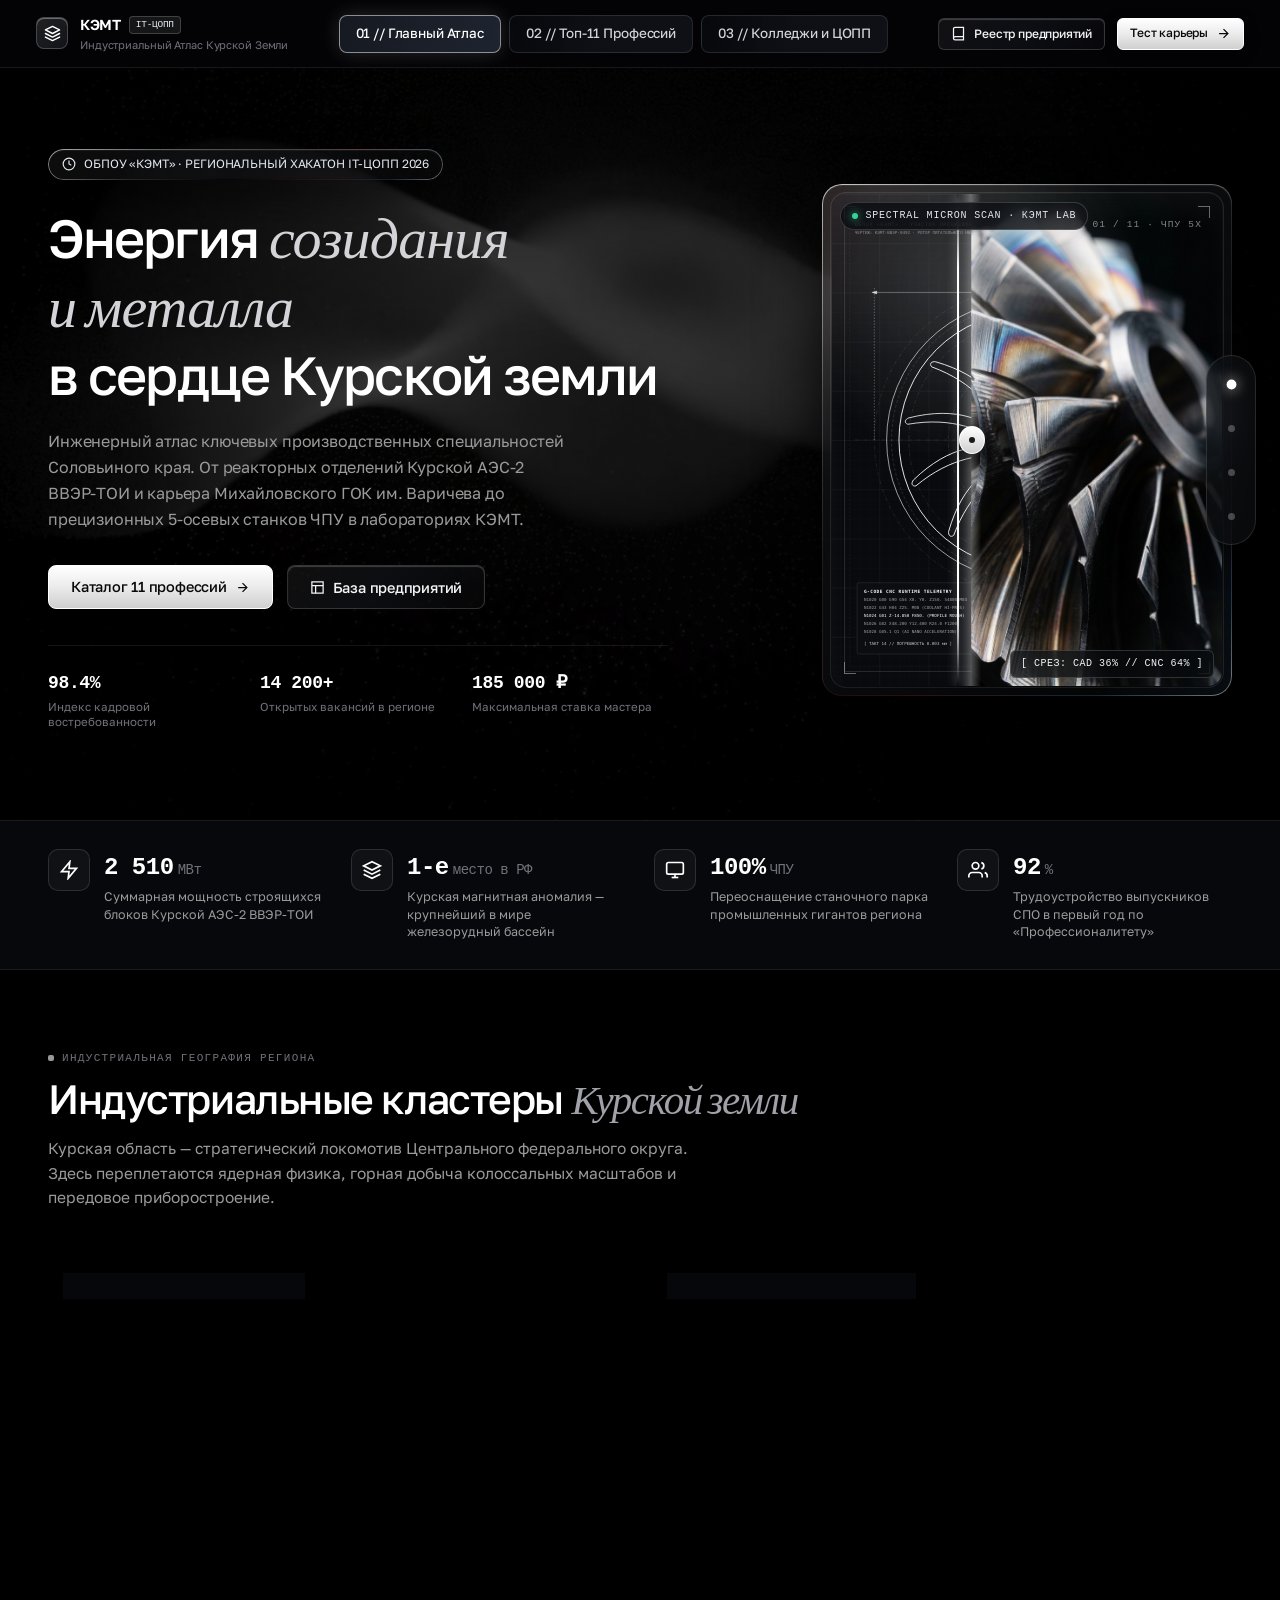
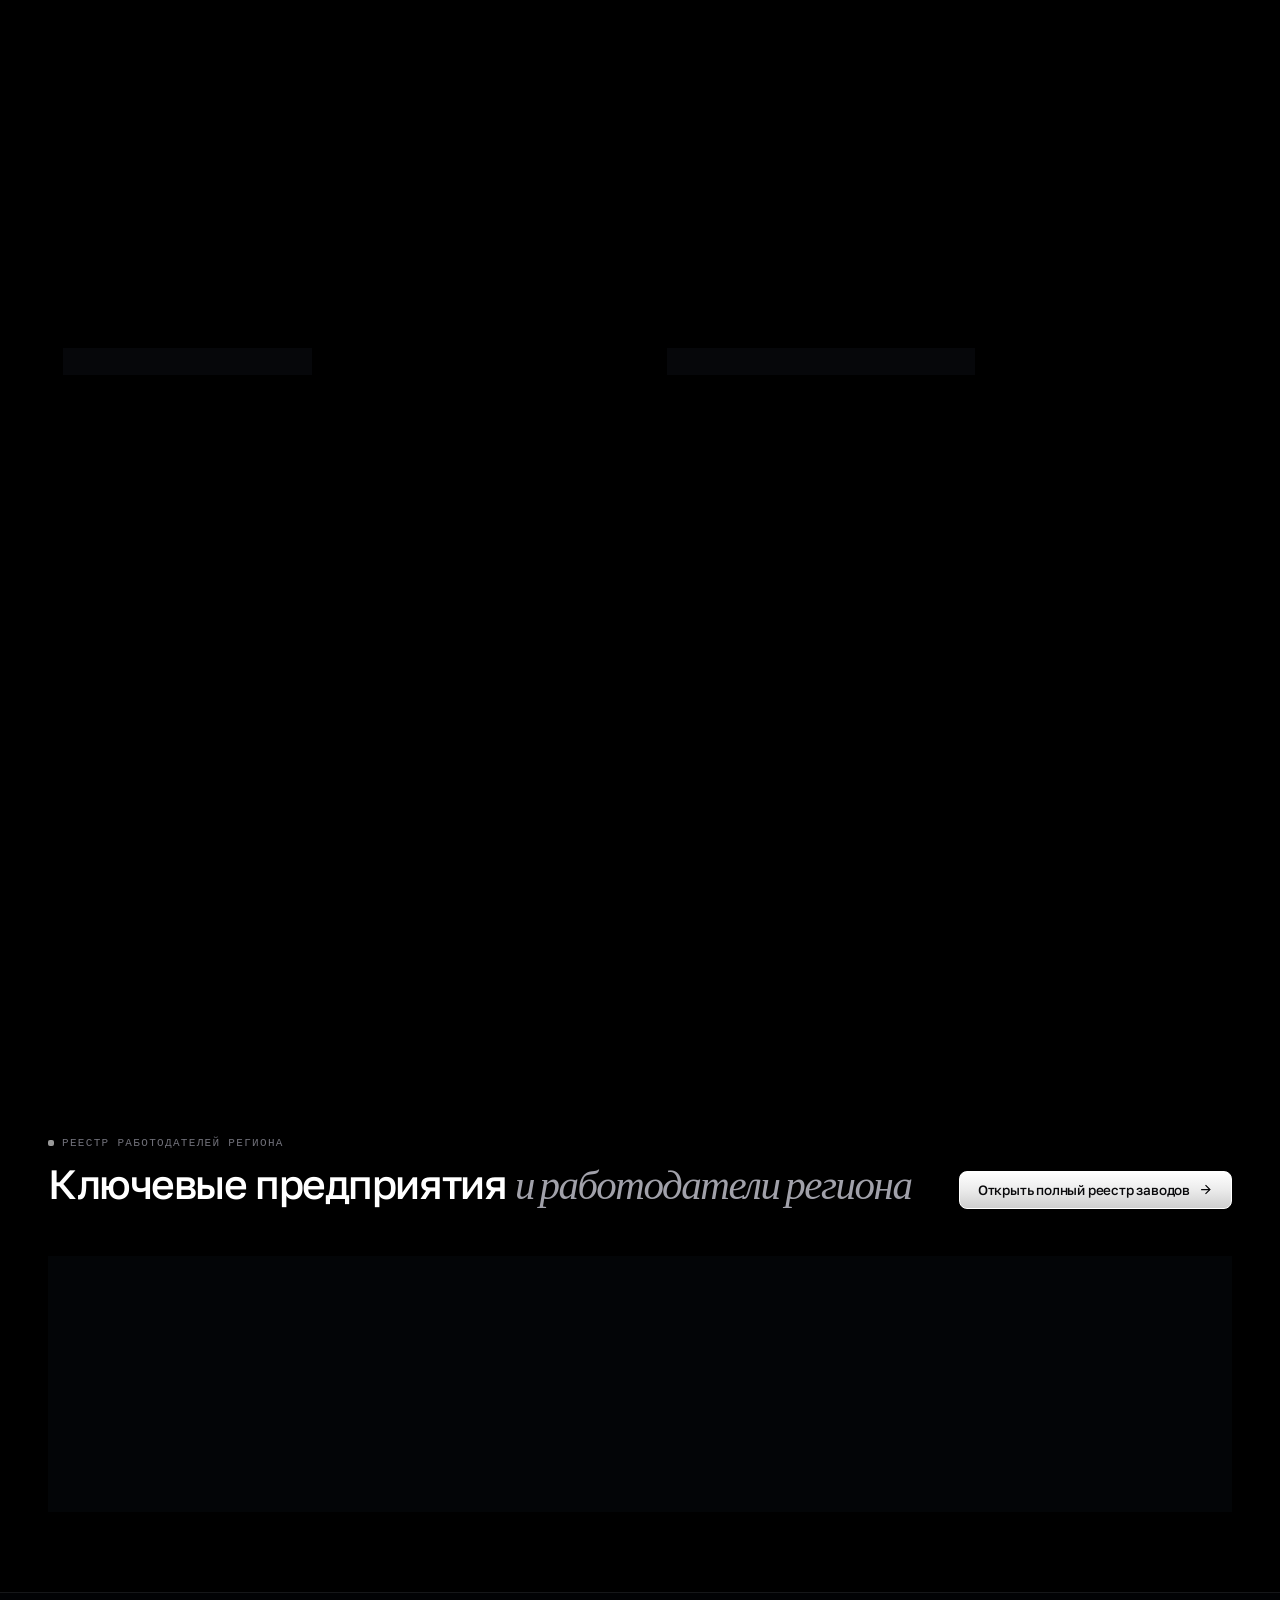
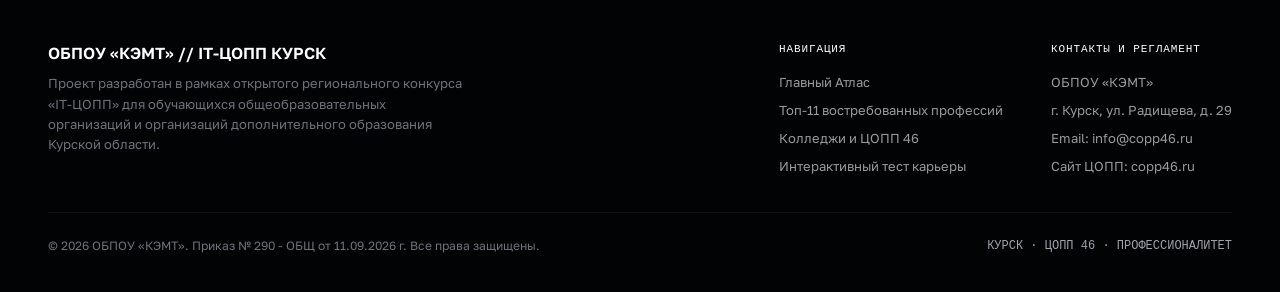
<file: index.html>
<!DOCTYPE html>
<html lang="ru">
<head>
  <meta charset="UTF-8">
  <meta name="viewport" content="width=device-width, initial-scale=1.0, viewport-fit=cover">
  <title>Индустриальный Атлас Курской Области — ОБПОУ «КЭМТ» // IT-ЦОПП</title>
  <meta name="description" content="Интерактивный атлас востребованных рабочих профессий Курска и Курской области. Производственные кластеры, станки с ЧПУ, Курская АЭС-2, Михайловский ГОК.">
  <link rel="icon" href="data:image/svg+xml,%3Csvg xmlns='http://www.w3.org/2000/svg' viewBox='0 0 24 24' fill='white'%3E%3Cpath d='M12 2L2 7l10 5 10-5-10-5zM2 17l10 5 10-5M2 12l10 5 10-5'/%3E%3C/svg%3E">
  <link rel="stylesheet" href="css/app.css">
</head>
<body>
  <!-- Analog Film Grain -->
  <div class="grain" aria-hidden="true"></div>

  <!-- Ambient Industrial Background Video -->
  <div class="bg-ambient" aria-hidden="true">
    <video autoplay muted loop playsinline preload="metadata" poster="assets/images/video-poster.jpg">
      <source src="assets/video/kursk-industry-loop.mp4" type="video/mp4">
    </video>
    <div class="hero-scrim"></div>
  </div>

  <div class="page-wrapper">
    <!-- Liquid Glass Header -->
    <header class="header">
      <a class="header-brand" href="index.html" aria-label="На главную">
        <div class="brand-mark">
          <svg viewBox="0 0 24 24" fill="none" stroke="currentColor" stroke-width="2" stroke-linecap="round" stroke-linejoin="round">
            <polygon points="12 2 2 7 12 12 22 7 12 2"></polygon>
            <polyline points="2 17 12 22 22 17"></polyline>
            <polyline points="2 12 12 17 22 12"></polyline>
          </svg>
        </div>
        <div class="brand-meta">
          <span class="brand-title">КЭМТ <span class="brand-badge">IT-ЦОПП</span></span>
          <span class="brand-sub">Индустриальный Атлас Курской Земли</span>
        </div>
      </a>

      <nav class="site-nav" id="site-nav" aria-label="Главная навигация">
        <a class="nav-pill is-active" href="index.html">01 // Главный Атлас</a>
        <a class="nav-pill" href="vacancies.html">02 // Топ-11 Профессий</a>
        <a class="nav-pill" href="education.html">03 // Колледжи и ЦОПП</a>
      </nav>

      <div class="header-actions">
        <button class="btn btn-ghost btn-sm" id="btn-open-library" type="button">
          <svg viewBox="0 0 24 24" fill="none" stroke="currentColor" stroke-width="2"><path d="M4 19.5A2.5 2.5 0 0 1 6.5 17H20"></path><path d="M6.5 2H20v20H6.5A2.5 2.5 0 0 1 4 19.5v-15A2.5 2.5 0 0 1 6.5 2z"></path></svg>
          <span>Реестр предприятий</span>
        </button>
        <a class="btn btn-solid btn-sm" href="education.html#quiz-section">
          <span>Тест карьеры</span>
          <svg viewBox="0 0 24 24" fill="none" stroke="currentColor" stroke-width="2"><line x1="5" y1="12" x2="19" y2="12"></line><polyline points="12 5 19 12 12 19"></polyline></svg>
        </a>
        <button class="burger" id="burger-btn" type="button" aria-label="Открыть меню" aria-expanded="false">
          <span></span><span></span><span></span>
        </button>
      </div>
    </header>

    <!-- Sticky Hardware Anchor Sidebar -->
    <aside class="sticky-sidebar" id="anchor-nav" aria-label="Навигация по разделам">
      <a class="sidebar-anchor is-active" href="#hero" aria-label="В начало">
        <span class="anchor-tooltip">01 Введение</span>
      </a>
      <a class="sidebar-anchor" href="#stats-ribbon" aria-label="Телеметрия">
        <span class="anchor-tooltip">02 Спрос и показатели</span>
      </a>
      <a class="sidebar-anchor" href="#clusters" aria-label="Кластеры">
        <span class="anchor-tooltip">03 Промышленные кластеры</span>
      </a>
      <a class="sidebar-anchor" href="#enterprises-preview" aria-label="Предприятия">
        <span class="anchor-tooltip">04 Предприятия региона</span>
      </a>
    </aside>

    <!-- Main Hero Section -->
    <main class="hero-section" id="hero">
      <div class="hero-content">
        <div class="badge-pill liquid-glass">
          <svg viewBox="0 0 24 24" fill="none" stroke="currentColor" stroke-width="2">
            <circle cx="12" cy="12" r="10"></circle>
            <polyline points="12 6 12 12 16 14"></polyline>
          </svg>
          <span>ОБПОУ «КЭМТ» · РЕГИОНАЛЬНЫЙ ХАКАТОН IT-ЦОПП 2026</span>
        </div>

        <h1 class="hero-title">
          Энергия <em>созидания и металла</em><br>
          в сердце Курской земли
        </h1>

        <p class="hero-desc">
          Инженерный атлас ключевых производственных специальностей Соловьиного края. 
          От реакторных отделений Курской АЭС-2 ВВЭР-ТОИ и карьера Михайловского ГОК им. Варичева 
          до прецизионных 5-осевых станков ЧПУ в лабораториях КЭМТ.
        </p>

        <div class="hero-ctas">
          <a class="btn btn-solid btn-lg" href="vacancies.html">
            <span>Каталог 11 профессий</span>
            <svg viewBox="0 0 24 24" fill="none" stroke="currentColor" stroke-width="2"><line x1="5" y1="12" x2="19" y2="12"></line><polyline points="12 5 19 12 12 19"></polyline></svg>
          </a>
          <button class="btn btn-ghost btn-lg" id="btn-hero-library" type="button">
            <svg viewBox="0 0 24 24" fill="none" stroke="currentColor" stroke-width="2"><path d="M3 3h18v18H3z"></path><path d="M3 9h18"></path><path d="M9 21V9"></path></svg>
            <span>База предприятий</span>
          </button>
        </div>

        <div class="hero-quick-stats">
          <div class="quick-stat-item">
            <span class="quick-stat-val">98.4%</span>
            <span class="quick-stat-lbl">Индекс кадровой востребованности</span>
          </div>
          <div class="quick-stat-item">
            <span class="quick-stat-val">14 200+</span>
            <span class="quick-stat-lbl">Открытых вакансий в регионе</span>
          </div>
          <div class="quick-stat-item">
            <span class="quick-stat-val">185 000 ₽</span>
            <span class="quick-stat-lbl">Максимальная ставка мастера</span>
          </div>
        </div>
      </div>

      <!-- Signature Hardware Loupe Inspector -->
      <div class="loupe-wrapper" id="loupe-col">
        <div class="loupe" id="loupe">
          <div class="loupe-rim" aria-hidden="true"></div>
          <div class="loupe-prism" aria-hidden="true"></div>
          <div class="loupe-glare" id="loupe-glare" aria-hidden="true"></div>

          <div class="loupe-stage" id="loupe-stage" role="region" aria-label="Оптический инспектор чертежа и готовой детали">
            <div class="loupe-layer layer-raw" id="layer-raw"></div>
            <div class="loupe-layer layer-clean" id="layer-clean"></div>

            <div class="scan-beam" id="scan-beam"></div>
            <div class="scan-beam-v" id="scan-beam-v"></div>

            <div class="splitter" id="splitter">
              <span class="handle" aria-label="Ползунок сравнения"></span>
            </div>
          </div>

          <div class="loupe-optic-pill">
            <span class="optic-dot"></span>
            <span>SPECTRAL MICRON SCAN · КЭМТ LAB</span>
          </div>

          <div class="loupe-ticks" aria-hidden="true">
            <span class="tick tick-tl"></span>
            <span class="tick tick-tr"></span>
            <span class="tick tick-bl"></span>
            <span class="tick tick-br"></span>
            <span class="frame-id">FRAME 01 / 11 · ЧПУ 5X</span>
          </div>

          <div class="loupe-meta">
            <span class="chip" id="chip-split">[ СРЕЗ: CAD 46% // CNC 54% ]</span>
          </div>
        </div>
      </div>
    </main>

    <!-- Regional Telemetry Stats Ribbon -->
    <section class="stats-ribbon" id="stats-ribbon">
      <div class="stats-grid">
        <div class="stats-card">
          <div class="stats-icon-wrap">
            <svg viewBox="0 0 24 24" fill="none" stroke="currentColor" stroke-width="2"><path d="M13 2L3 14h9l-1 8 10-12h-9l1-8z"></path></svg>
          </div>
          <div class="stats-content">
            <div class="stats-number">2 510 <span class="stats-unit">МВт</span></div>
            <div class="stats-label">Суммарная мощность строящихся блоков Курской АЭС-2 ВВЭР-ТОИ</div>
          </div>
        </div>

        <div class="stats-card">
          <div class="stats-icon-wrap">
            <svg viewBox="0 0 24 24" fill="none" stroke="currentColor" stroke-width="2"><polygon points="12 2 2 7 12 12 22 7 12 2"></polygon><polyline points="2 17 12 22 22 17"></polyline><polyline points="2 12 12 17 22 12"></polyline></svg>
          </div>
          <div class="stats-content">
            <div class="stats-number">1-е <span class="stats-unit">место в РФ</span></div>
            <div class="stats-label">Курская магнитная аномалия — крупнейший в мире железорудный бассейн</div>
          </div>
        </div>

        <div class="stats-card">
          <div class="stats-icon-wrap">
            <svg viewBox="0 0 24 24" fill="none" stroke="currentColor" stroke-width="2"><rect x="2" y="3" width="20" height="14" rx="2"></rect><line x1="8" y1="21" x2="16" y2="21"></line><line x1="12" y1="17" x2="12" y2="21"></line></svg>
          </div>
          <div class="stats-content">
            <div class="stats-number">100% <span class="stats-unit">ЧПУ</span></div>
            <div class="stats-label">Переоснащение станочного парка промышленных гигантов региона</div>
          </div>
        </div>

        <div class="stats-card">
          <div class="stats-icon-wrap">
            <svg viewBox="0 0 24 24" fill="none" stroke="currentColor" stroke-width="2"><path d="M17 21v-2a4 4 0 0 0-4-4H5a4 4 0 0 0-4 4v2"></path><circle cx="9" cy="7" r="4"></circle><path d="M23 21v-2a4 4 0 0 0-3-3.87"></path><path d="M16 3.13a4 4 0 0 1 0 7.75"></path></svg>
          </div>
          <div class="stats-content">
            <div class="stats-number">92 <span class="stats-unit">%</span></div>
            <div class="stats-label">Трудоустройство выпускников СПО в первый год по «Профессионалитету»</div>
          </div>
        </div>
      </div>
    </section>

    <!-- Industrial Clusters Section -->
    <section class="section" id="clusters">
      <div class="section-header">
        <div class="section-kicker">Индустриальная география региона</div>
        <h2 class="section-title">Индустриальные кластеры <em>Курской земли</em></h2>
        <p class="section-lead">
          Курская область — стратегический локомотив Центрального федерального округа. 
          Здесь переплетаются ядерная физика, горная добыча колоссальных масштабов и передовое приборостроение.
        </p>
      </div>

      <div class="clusters-grid">
        <!-- Cluster 1: Nuclear Energy -->
        <article class="cluster-card">
          <div class="cluster-media">
            <img src="assets/images/clusters/kursk-npp.jpg" alt="Курская АЭС-2 ВВЭР-ТОИ" loading="lazy">
            <span class="cluster-badge">Энергетический кластер · Курчатов</span>
          </div>
          <div class="cluster-body">
            <h3 class="cluster-title">Курская АЭС и строящаяся АЭС-2 (ВВЭР-ТОИ)</h3>
            <p class="cluster-desc">
              Флагман атомной энергетики России. Строительство новейших энергоблоков поколения «3+» 
              с реакторами ВВЭР-ТОИ мощностью 1255 МВт каждый. Высочайшие требования к качеству сварных 
              швов 1-го контура под ультразвуковой и радиационный контроль.
            </p>
            <div class="cluster-tags">
              <span class="cluster-tag">TIG / MIG сварка</span>
              <span class="cluster-tag">Монтаж реакторов</span>
              <span class="cluster-tag">Бетон В60</span>
              <span class="cluster-tag">Электромонтаж</span>
            </div>
            <div class="cluster-footer">
              <div class="cluster-meta-info">
                <span>Вакансий: <strong>680+</strong></span>
                <span>З/п до: <strong>185 000 ₽</strong></span>
              </div>
              <a class="btn btn-ghost btn-sm" href="vacancies.html?sector=power">Смотреть профессии</a>
            </div>
          </div>
        </article>

        <!-- Cluster 2: Mining & Metallurgy -->
        <article class="cluster-card">
          <div class="cluster-media">
            <img src="assets/images/clusters/mgok-quarry.jpg" alt="Михайловский ГОК им. Варичева" loading="lazy">
            <span class="cluster-badge">Горнорудный кластер · Железногорск</span>
          </div>
          <div class="cluster-body">
            <h3 class="cluster-title">Михайловский ГОК им. А.В. Варичева (Металлоинвест)</h3>
            <p class="cluster-desc">
              Разработка богатейшего месторождения Курской магнитной аномалии. Глубина карьера превышает 380 метров. 
              Гигантские экскаваторы ЭКГ, карьерные самосвалы БелАЗ грузоподъемностью 130–220 тонн, 
              обогатительные фабрики и производство железорудных окатышей.
            </p>
            <div class="cluster-tags">
              <span class="cluster-tag">БелАЗ 130т</span>
              <span class="cluster-tag">Ремонт горной техники</span>
              <span class="cluster-tag">Тяжелые краны</span>
              <span class="cluster-tag">Гидравлика высокого давления</span>
            </div>
            <div class="cluster-footer">
              <div class="cluster-meta-info">
                <span>Вакансий: <strong>420+</strong></span>
                <span>З/п до: <strong>170 000 ₽</strong></span>
              </div>
              <a class="btn btn-ghost btn-sm" href="vacancies.html?sector=heavy">Смотреть профессии</a>
            </div>
          </div>
        </article>

        <!-- Cluster 3: Electrical Equipment & Engineering -->
        <article class="cluster-card">
          <div class="cluster-media">
            <img src="assets/images/clusters/keaz-electrical.jpg" alt="КЭАЗ и электротехника Курска" loading="lazy">
            <span class="cluster-badge">Электротехнический кластер · Курск</span>
          </div>
          <div class="cluster-body">
            <h3 class="cluster-title">КЭАЗ, АО «Электроагрегат» и приборостроение</h3>
            <p class="cluster-desc">
              Курский электроаппаратный завод — флагман отечественного аппаратостроения (серии OptiMat, OptiDin), 
              обеспечивающий технологический суверенитет страны. Завод «Электроагрегат» — лидер автономных систем питания. 
              Сотни современных рабочих мест для наладчиков, токарей и электромонтеров.
            </p>
            <div class="cluster-tags">
              <span class="cluster-tag">КЭАЗ OptiMat</span>
              <span class="cluster-tag">Токарная обработка</span>
              <span class="cluster-tag">Электромонтер 1000В</span>
              <span class="cluster-tag">Штамповка</span>
            </div>
            <div class="cluster-footer">
              <div class="cluster-meta-info">
                <span>Вакансий: <strong>335+</strong></span>
                <span>З/п до: <strong>140 000 ₽</strong></span>
              </div>
              <a class="btn btn-ghost btn-sm" href="vacancies.html?sector=metal">Смотреть профессии</a>
            </div>
          </div>
        </article>

        <!-- Cluster 4: High-Tech CNC & KEMT Labs -->
        <article class="cluster-card">
          <div class="cluster-media">
            <img src="assets/images/clusters/kemt-machining.jpg" alt="Мастерские ЧПУ ОБПОУ КЭМТ" loading="lazy">
            <span class="cluster-badge">Научно-образовательный кластер · ОБПОУ КЭМТ</span>
          </div>
          <div class="cluster-body">
            <h3 class="cluster-title">Мастерские ЧПУ КЭМТ и ЦОПП Курской области</h3>
            <p class="cluster-desc">
              Высокотехнологичный полигон подготовки операторов станков с ЧПУ и специалистов мехатроники. 
              Стойки Fanuc, 5-осевые фрезерные станки, прецизионный мерительный инструмент с ценой деления 
              до 0.001 мм. Сквозная связка: СПО → заводская практика → трудоустройство.
            </p>
            <div class="cluster-tags">
              <span class="cluster-tag">Fanuc 5-Axis</span>
              <span class="cluster-tag">Наладка ЧПУ</span>
              <span class="cluster-tag">Программы ЦОПП</span>
              <span class="cluster-tag">Профессионалитет</span>
            </div>
            <div class="cluster-footer">
              <div class="cluster-meta-info">
                <span>Студентов: <strong>1 850+</strong></span>
                <span>Партнеров: <strong>48 заводов</strong></span>
              </div>
              <a class="btn btn-ghost btn-sm" href="education.html">Карьерный трек</a>
            </div>
          </div>
        </article>
      </div>
    </section>

    <!-- Preview Registry of Enterprises -->
    <section class="section" id="enterprises-preview">
      <div class="section-header" style="display:flex; justify-content:space-between; align-items:flex-end; flex-wrap:wrap; gap:20px;">
        <div>
          <div class="section-kicker">Реестр работодателей региона</div>
          <h2 class="section-title">Ключевые предприятия <em>и работодатели региона</em></h2>
        </div>
        <button class="btn btn-solid" id="btn-open-library-preview" type="button" onclick="document.getElementById('btn-open-library').click()">
          <span>Открыть полный реестр заводов</span>
          <svg viewBox="0 0 24 24" fill="none" stroke="currentColor" stroke-width="2"><line x1="5" y1="12" x2="19" y2="12"></line><polyline points="12 5 19 12 12 19"></polyline></svg>
        </button>
      </div>

      <div class="table-wrap">
        <table class="glass-table">
          <thead>
            <tr>
              <th>Предприятие // Локация</th>
              <th>Отрасль</th>
              <th>Открытых вакансий</th>
              <th>Средняя зарплата</th>
              <th>Статус аккредитации</th>
            </tr>
          </thead>
          <tbody>
            <tr>
              <td><strong style="color:#fff;">Курская АЭС-2 (ВВЭР-ТОИ)</strong><br><span style="font-size:11px; color:#71717a;">г. Курчатов</span></td>
              <td><span style="font-family:var(--mono); color:#a1a1aa;">Атомная энергетика</span></td>
              <td><span style="font-family:var(--mono); color:#ffffff; font-weight:600;">680</span></td>
              <td><span style="font-family:var(--mono); color:#ffffff;">135 000 ₽</span></td>
              <td><span class="status-indicator"><span class="status-dot"></span> Стратегический объект</span></td>
            </tr>
            <tr>
              <td><strong style="color:#fff;">Михайловский ГОК им. А.В. Варичева</strong><br><span style="font-size:11px; color:#71717a;">г. Железногорск</span></td>
              <td><span style="font-family:var(--mono); color:#a1a1aa;">Горнорудная отрасль</span></td>
              <td><span style="font-family:var(--mono); color:#ffffff; font-weight:600;">420</span></td>
              <td><span style="font-family:var(--mono); color:#ffffff;">118 000 ₽</span></td>
              <td><span class="status-indicator"><span class="status-dot"></span> Холдинг Металлоинвест</span></td>
            </tr>
            <tr>
              <td><strong style="color:#fff;">Курский электроаппаратный завод (КЭАЗ)</strong><br><span style="font-size:11px; color:#71717a;">г. Курск</span></td>
              <td><span style="font-family:var(--mono); color:#a1a1aa;">Электротехника</span></td>
              <td><span style="font-family:var(--mono); color:#ffffff; font-weight:600;">195</span></td>
              <td><span style="font-family:var(--mono); color:#ffffff;">94 000 ₽</span></td>
              <td><span class="status-indicator"><span class="status-dot"></span> Лидер импортозамещения</span></td>
            </tr>
          </tbody>
        </table>
      </div>
    </section>

    <!-- Footer -->
    <footer class="footer">
      <div class="footer-top">
        <div class="footer-brand-col">
          <div class="footer-logo-title">ОБПОУ «КЭМТ» // IT-ЦОПП КУРСК</div>
          <p class="footer-desc">
            Проект разработан в рамках открытого регионального конкурса «IT-ЦОПП» 
            для обучающихся общеобразовательных организаций и организаций дополнительного образования Курской области.
          </p>
        </div>

        <div class="footer-links-group">
          <div>
            <div class="footer-col-title">Навигация</div>
            <ul class="footer-col-links">
              <li><a href="index.html">Главный Атлас</a></li>
              <li><a href="vacancies.html">Топ-11 востребованных профессий</a></li>
              <li><a href="education.html">Колледжи и ЦОПП 46</a></li>
              <li><a href="education.html#quiz-section">Интерактивный тест карьеры</a></li>
            </ul>
          </div>
          <div>
            <div class="footer-col-title">Контакты и регламент</div>
            <ul class="footer-col-links">
              <li><span>ОБПОУ «КЭМТ»</span></li>
              <li><span>г. Курск, ул. Радищева, д. 29</span></li>
              <li><span>Email: <a href="mailto:info@copp46.ru">info@copp46.ru</a></span></li>
              <li><span>Сайт ЦОПП: copp46.ru</span></li>
            </ul>
          </div>
        </div>
      </div>

      <div class="footer-bottom">
        <div>© 2026 ОБПОУ «КЭМТ». Приказ № 290 - ОБЩ от 11.09.2026 г. Все права защищены.</div>
        <div style="font-family:var(--mono); color:#a1a1aa;">КУРСК · ЦОПП 46 · ПРОФЕССИОНАЛИТЕТ</div>
      </div>
    </footer>
  </div>

  <!-- HUD Scrim Overlay -->
  <div class="hud-scrim" id="hud-scrim"></div>

  <!-- HUD Modal: Registry of Kursk Industrial Enterprises -->
  <div class="hud hud-wide" id="hud-library" role="dialog" aria-modal="true" aria-labelledby="hud-lib-title">
    <button class="hud-close" type="button" aria-label="Закрыть">
      <svg width="14" height="14" viewBox="0 0 24 24" fill="none" stroke="currentColor" stroke-width="2"><line x1="18" y1="6" x2="6" y2="18"></line><line x1="6" y1="6" x2="18" y2="18"></line></svg>
    </button>
    <div class="hud-kicker">Региональная база данных работодателей</div>
    <h3 class="hud-title" id="hud-lib-title">Реестр ведущих промышленных предприятий Курской области</h3>
    <p class="hud-desc">
      Сводная таблица аккредитованных производственных комплексов, промышленных кластеров и строительных холдингов, 
      ведущих набор выпускников СПО по федеральному проекту «Профессионалитет».
    </p>

    <div class="table-wrap">
      <table class="glass-table">
        <thead>
          <tr>
            <th>Предприятие // Город</th>
            <th>Сектор</th>
            <th>Вакансий</th>
            <th>Средняя ставка</th>
            <th>Статус</th>
          </tr>
        </thead>
        <tbody id="library-tbody"></tbody>
      </table>
    </div>
  </div>

  <!-- HUD Modal: Detailed Profession Inspection Sheet -->
  <div class="hud" id="hud-inspector" role="dialog" aria-modal="true" aria-labelledby="inspector-title">
    <button class="hud-close" type="button" aria-label="Закрыть">
      <svg width="14" height="14" viewBox="0 0 24 24" fill="none" stroke="currentColor" stroke-width="2"><line x1="18" y1="6" x2="6" y2="18"></line><line x1="6" y1="6" x2="18" y2="18"></line></svg>
    </button>
    <div class="hud-kicker" id="inspector-kicker">ТЕЛЕМЕТРИЯ СПЕЦИАЛЬНОСТИ</div>
    <h3 class="hud-title" id="inspector-title">Технологическая спецификация</h3>
    <p class="hud-desc" id="inspector-desc"></p>

    <div class="reader-tabs" role="tablist">
      <button class="reader-tab is-active" type="button" data-pane="spec" role="tab" aria-selected="true">
        <span class="tab-index">01</span><span>Спецификация</span>
      </button>
      <button class="reader-tab" type="button" data-pane="qual" role="tab" aria-selected="false">
        <span class="tab-index">02</span><span>Квалификация</span>
      </button>
      <button class="reader-tab" type="button" data-pane="career" role="tab" aria-selected="false">
        <span class="tab-index">03</span><span>Карьерный лифт</span>
      </button>
    </div>

    <div class="tab-pane is-active" id="pane-spec">
      <div id="inspector-spec-content"></div>
    </div>
    <div class="tab-pane" id="pane-qual">
      <div id="inspector-qual-content"></div>
    </div>
    <div class="tab-pane" id="pane-career">
      <div id="inspector-career-content"></div>
    </div>
  </div>

  <script src="js/main.js"></script>
</body>
</html>
</file>
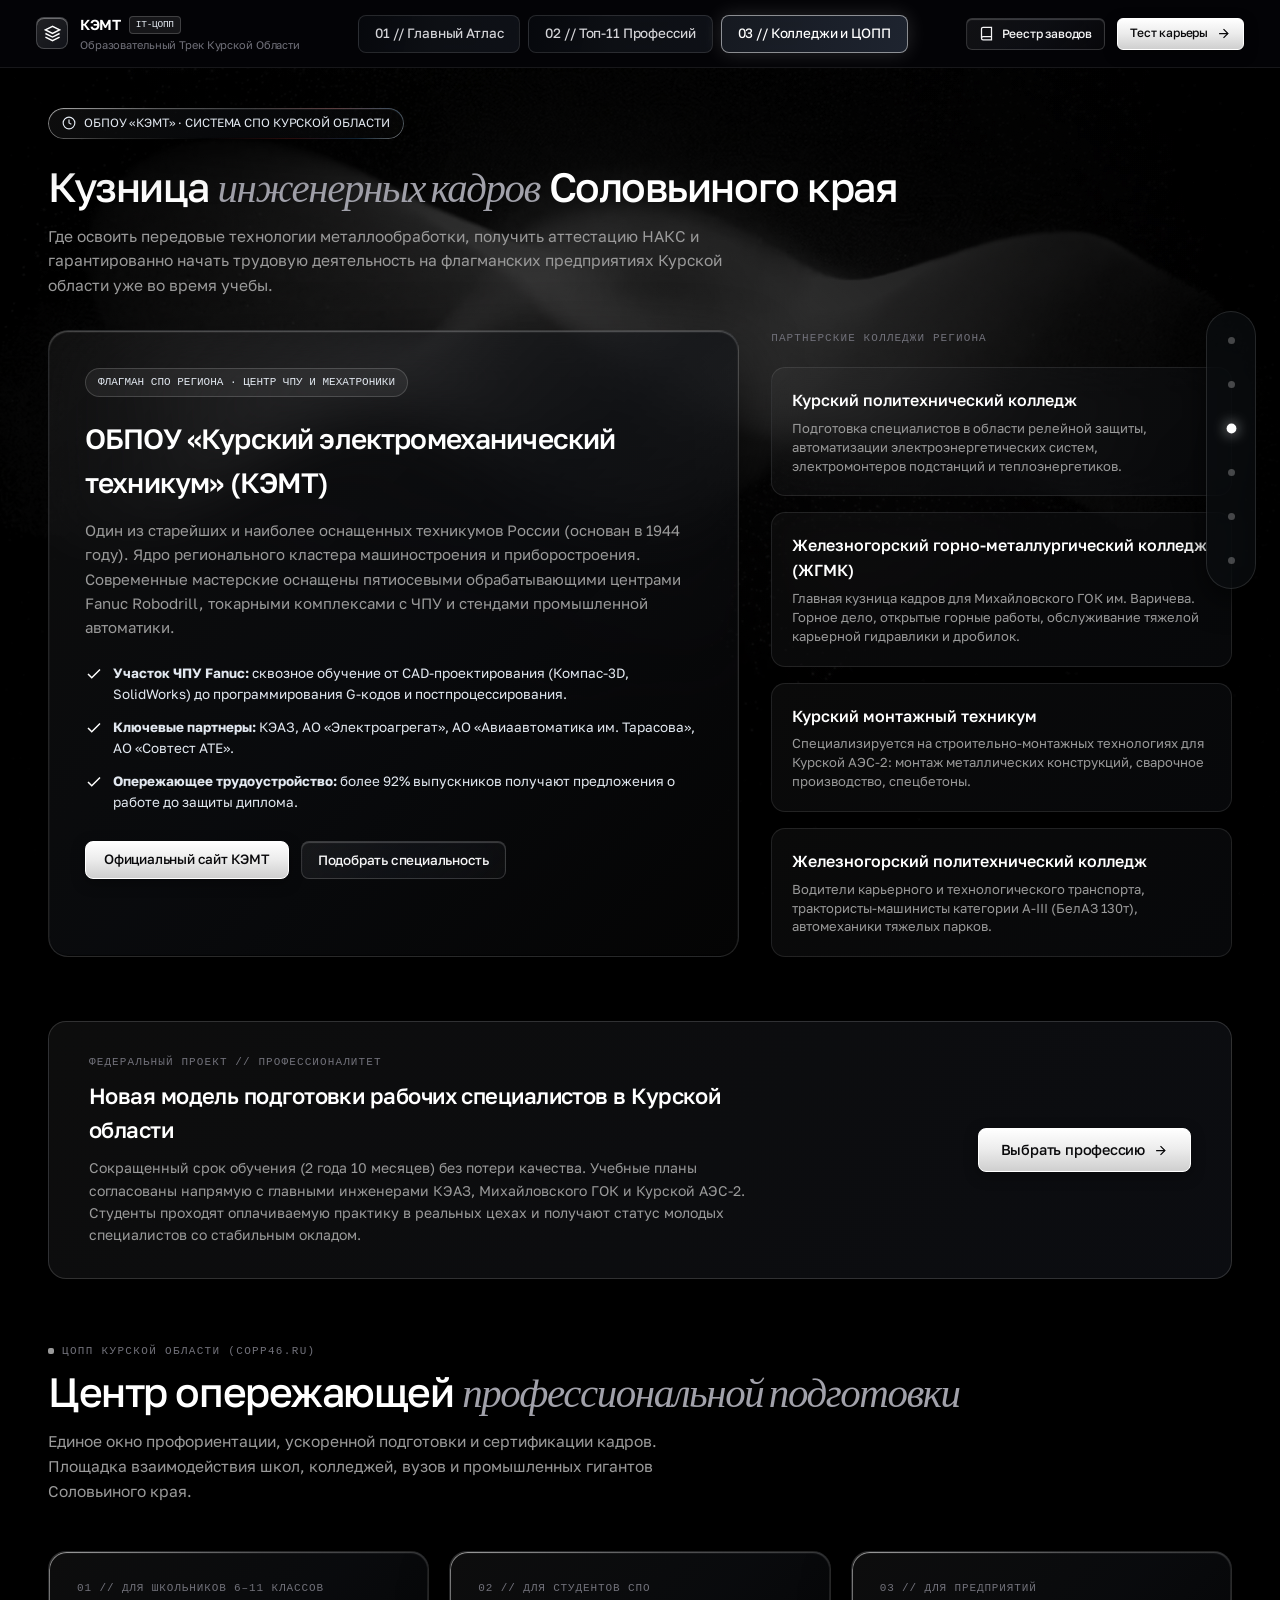
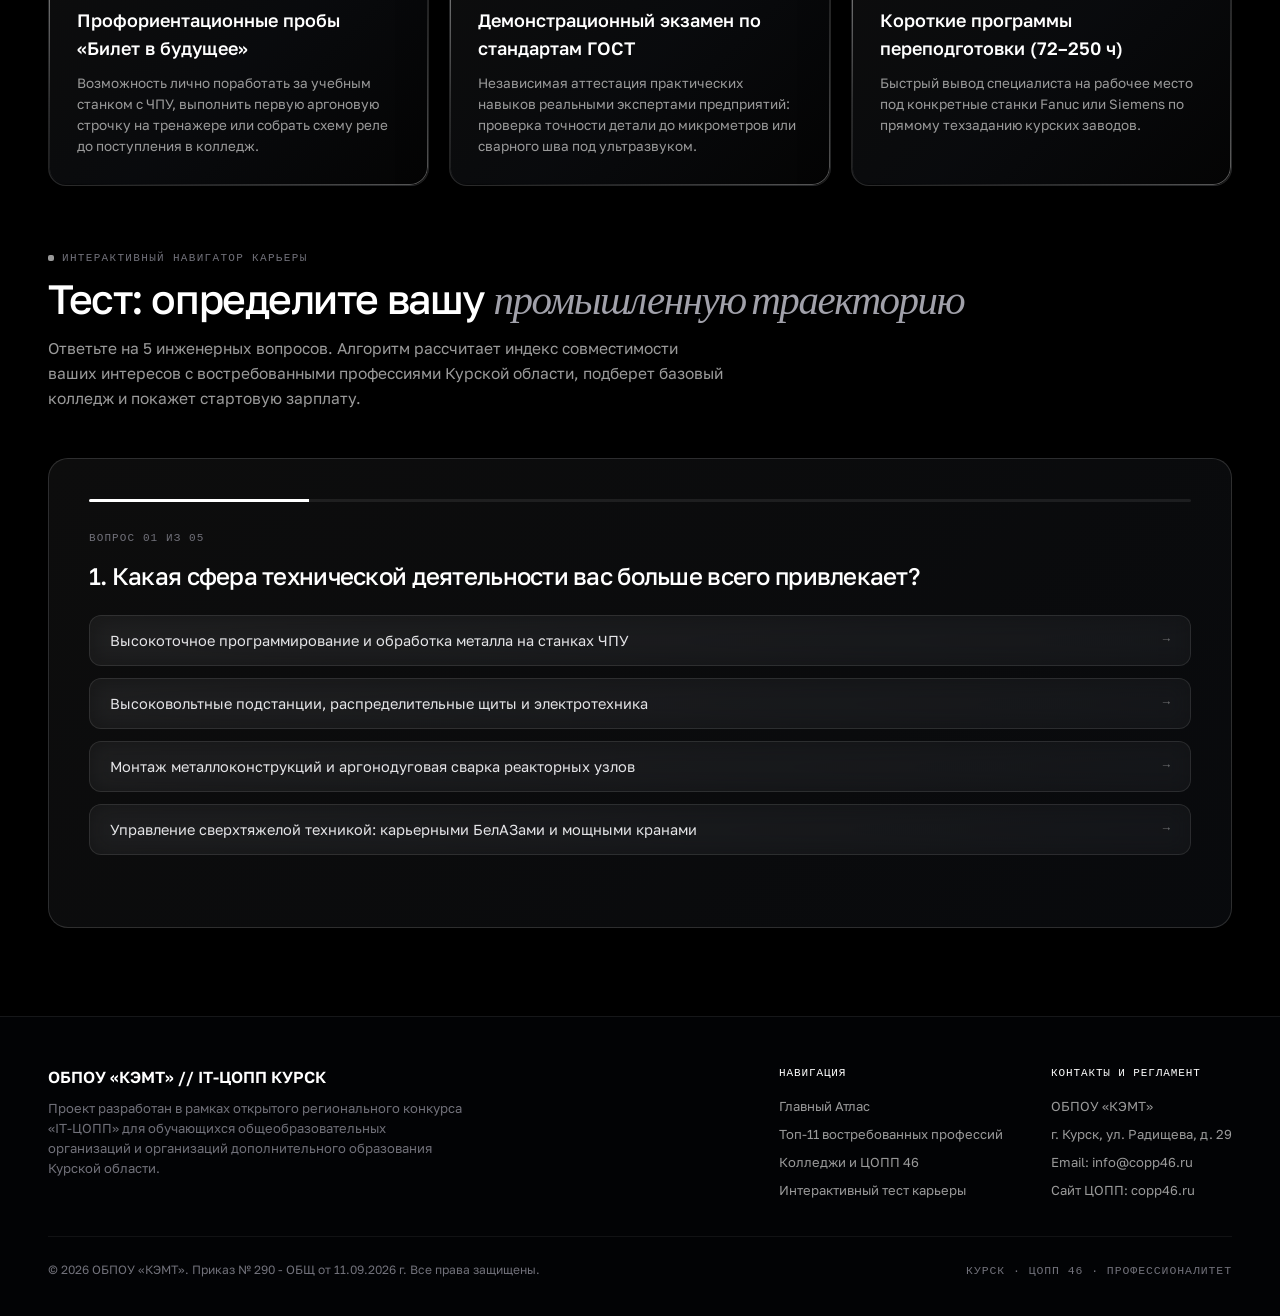
<file: education.html>
<!DOCTYPE html>
<html lang="ru">
<head>
  <meta charset="UTF-8">
  <meta name="viewport" content="width=device-width, initial-scale=1.0, viewport-fit=cover">
  <title>Карьерный Трек, Колледжи и ЦОПП — ОБПОУ «КЭМТ» // IT-ЦОПП</title>
  <meta name="description" content="Образовательный трек подготовки рабочих кадров в Курской области. ОБПОУ «КЭМТ», партнерские колледжи, федеральный проект «Профессионалитет», интерактивный тест профориентации.">
  <link rel="icon" href="data:image/svg+xml,%3Csvg xmlns='http://www.w3.org/2000/svg' viewBox='0 0 24 24' fill='white'%3E%3Cpath d='M12 2L2 7l10 5 10-5-10-5zM2 17l10 5 10-5M2 12l10 5 10-5'/%3E%3C/svg%3E">
  <link rel="stylesheet" href="css/app.css">
</head>
<body>
  <div class="grain" aria-hidden="true"></div>

  <div class="bg-ambient" aria-hidden="true">
    <video autoplay muted loop playsinline preload="metadata" poster="assets/images/video-poster.jpg">
      <source src="assets/video/kursk-industry-loop.mp4" type="video/mp4">
    </video>
    <div class="hero-scrim"></div>
  </div>

  <div class="page-wrapper">
    <!-- Header -->
    <header class="header">
      <a class="header-brand" href="index.html" aria-label="На главную">
        <div class="brand-mark">
          <svg viewBox="0 0 24 24" fill="none" stroke="currentColor" stroke-width="2">
            <polygon points="12 2 2 7 12 12 22 7 12 2"></polygon>
            <polyline points="2 17 12 22 22 17"></polyline>
            <polyline points="2 12 12 17 22 12"></polyline>
          </svg>
        </div>
        <div class="brand-meta">
          <span class="brand-title">КЭМТ <span class="brand-badge">IT-ЦОПП</span></span>
          <span class="brand-sub">Образовательный Трек Курской Области</span>
        </div>
      </a>

      <nav class="site-nav" id="site-nav" aria-label="Главная навигация">
        <a class="nav-pill" href="index.html">01 // Главный Атлас</a>
        <a class="nav-pill" href="vacancies.html">02 // Топ-11 Профессий</a>
        <a class="nav-pill is-active" href="education.html">03 // Колледжи и ЦОПП</a>
      </nav>

      <div class="header-actions">
        <button class="btn btn-ghost btn-sm" id="btn-open-library" type="button">
          <svg viewBox="0 0 24 24" fill="none" stroke="currentColor" stroke-width="2"><path d="M4 19.5A2.5 2.5 0 0 1 6.5 17H20"></path><path d="M6.5 2H20v20H6.5A2.5 2.5 0 0 1 4 19.5v-15A2.5 2.5 0 0 1 6.5 2z"></path></svg>
          <span>Реестр заводов</span>
        </button>
        <a class="btn btn-solid btn-sm" href="#quiz-section">
          <span>Тест карьеры</span>
          <svg viewBox="0 0 24 24" fill="none" stroke="currentColor" stroke-width="2"><line x1="5" y1="12" x2="19" y2="12"></line><polyline points="12 5 19 12 12 19"></polyline></svg>
        </a>
        <button class="burger" id="burger-btn" type="button" aria-label="Открыть меню" aria-expanded="false">
          <span></span><span></span><span></span>
        </button>
      </div>
    </header>

    <!-- Sticky Sidebar -->
    <aside class="sticky-sidebar" id="anchor-nav" aria-label="Навигация по разделам">
      <a class="sidebar-anchor is-active" href="#education-hero" aria-label="Введение">
        <span class="anchor-tooltip">01 Введение</span>
      </a>
      <a class="sidebar-anchor" href="#kemt-section" aria-label="ОБПОУ КЭМТ">
        <span class="anchor-tooltip">02 ОБПОУ КЭМТ</span>
      </a>
      <a class="sidebar-anchor" href="#colleges-section" aria-label="Колледжи региона">
        <span class="anchor-tooltip">03 Колледжи СПО</span>
      </a>
      <a class="sidebar-anchor" href="#profi-section" aria-label="Профессионалитет">
        <span class="anchor-tooltip">04 Профессионалитет</span>
      </a>
      <a class="sidebar-anchor" href="#copp-section" aria-label="ЦОПП Курск">
        <span class="anchor-tooltip">05 Инфраструктура ЦОПП</span>
      </a>
      <a class="sidebar-anchor" href="#quiz-section" aria-label="Тест карьеры">
        <span class="anchor-tooltip">06 Тест профориентации</span>
      </a>
    </aside>

    <!-- Page Content -->
    <section class="section" id="education-hero" style="padding-top: calc(var(--header-h) + 40px); padding-bottom: 24px;">
      <div class="section-header" style="margin-bottom: 32px;">
        <div class="badge-pill liquid-glass">
          <svg viewBox="0 0 24 24" fill="none" stroke="currentColor" stroke-width="2"><circle cx="12" cy="12" r="10"></circle><polyline points="12 6 12 12 16 14"></polyline></svg>
          <span>ОБПОУ «КЭМТ» · СИСТЕМА СПО КУРСКОЙ ОБЛАСТИ</span>
        </div>
        <h1 class="section-title">Кузница <em>инженерных кадров</em> Соловьиного края</h1>
        <p class="section-lead">
          Где освоить передовые технологии металлообработки, получить аттестацию НАКС и гарантированно 
          начать трудовую деятельность на флагманских предприятиях Курской области уже во время учебы.
        </p>
      </div>

      <!-- KEMT & Regional Colleges Layout -->
      <div class="education-layout" id="kemt-section">
        <!-- Main Flagship Card: ОБПОУ КЭМТ -->
        <article class="kemt-feature-card">
          <div class="kemt-feature-badge">ФЛАГМАН СПО РЕГИОНА · ЦЕНТР ЧПУ И МЕХАТРОНИКИ</div>
          <h2 class="kemt-feature-title">ОБПОУ «Курский электромеханический техникум» (КЭМТ)</h2>
          <p class="kemt-feature-desc">
            Один из старейших и наиболее оснащенных техникумов России (основан в 1944 году). 
            Ядро регионального кластера машиностроения и приборостроения. 
            Современные мастерские оснащены пятиосевыми обрабатывающими центрами Fanuc Robodrill, 
            токарными комплексами с ЧПУ и стендами промышленной автоматики.
          </p>

          <ul class="kemt-bullets">
            <li>
              <svg viewBox="0 0 24 24" fill="none" stroke="currentColor" stroke-width="2"><polyline points="20 6 9 17 4 12"></polyline></svg>
              <span><strong>Участок ЧПУ Fanuc:</strong> сквозное обучение от CAD-проектирования (Компас-3D, SolidWorks) до программирования G-кодов и постпроцессирования.</span>
            </li>
            <li>
              <svg viewBox="0 0 24 24" fill="none" stroke="currentColor" stroke-width="2"><polyline points="20 6 9 17 4 12"></polyline></svg>
              <span><strong>Ключевые партнеры:</strong> КЭАЗ, АО «Электроагрегат», АО «Авиаавтоматика им. Тарасова», АО «Совтест АТЕ».</span>
            </li>
            <li>
              <svg viewBox="0 0 24 24" fill="none" stroke="currentColor" stroke-width="2"><polyline points="20 6 9 17 4 12"></polyline></svg>
              <span><strong>Опережающее трудоустройство:</strong> более 92% выпускников получают предложения о работе до защиты диплома.</span>
            </li>
          </ul>

          <div style="display:flex; gap:12px; flex-wrap:wrap;">
            <a class="btn btn-solid" href="https://kemt.ru" target="_blank" rel="noopener">Официальный сайт КЭМТ</a>
            <button class="btn btn-ghost" onclick="document.getElementById('quiz-section').scrollIntoView({behavior:'smooth'})">Подобрать специальность</button>
          </div>
        </article>

        <!-- Partner Colleges Column -->
        <div class="colleges-list" id="colleges-section">
          <div style="font-family:var(--mono); font-size:11px; letter-spacing:0.1em; color:var(--text-dim); text-transform:uppercase; margin-bottom:4px;">
            ПАРТНЕРСКИЕ КОЛЛЕДЖИ РЕГИОНА
          </div>

          <div class="college-item-card">
            <h3 class="college-item-name">Курский политехнический колледж</h3>
            <p class="college-item-specialties">
              Подготовка специалистов в области релейной защиты, автоматизации электроэнергетических систем, электромонтеров подстанций и теплоэнергетиков.
            </p>
          </div>

          <div class="college-item-card">
            <h3 class="college-item-name">Железногорский горно-металлургический колледж (ЖГМК)</h3>
            <p class="college-item-specialties">
              Главная кузница кадров для Михайловского ГОК им. Варичева. Горное дело, открытые горные работы, обслуживание тяжелой карьерной гидравлики и дробилок.
            </p>
          </div>

          <div class="college-item-card">
            <h3 class="college-item-name">Курский монтажный техникум</h3>
            <p class="college-item-specialties">
              Специализируется на строительно-монтажных технологиях для Курской АЭС-2: монтаж металлических конструкций, сварочное производство, спецбетоны.
            </p>
          </div>

          <div class="college-item-card">
            <h3 class="college-item-name">Железногорский политехнический колледж</h3>
            <p class="college-item-specialties">
              Водители карьерного и технологического транспорта, трактористы-машинисты категории А-III (БелАЗ 130т), автомеханики тяжелых парков.
            </p>
          </div>
        </div>
      </div>

      <!-- Federal Project "Профессионалитет" Banner -->
      <div class="profi-banner" id="profi-section">
        <div class="profi-content">
          <div class="profi-kicker">ФЕДЕРАЛЬНЫЙ ПРОЕКТ // ПРОФЕССИОНАЛИТЕТ</div>
          <h2 class="profi-title">Новая модель подготовки рабочих специалистов в Курской области</h2>
          <p class="profi-desc">
            Сокращенный срок обучения (2 года 10 месяцев) без потери качества. Учебные планы согласованы напрямую 
            с главными инженерами КЭАЗ, Михайловского ГОК и Курской АЭС-2. Студенты проходят оплачиваемую практику 
            в реальных цехах и получают статус молодых специалистов со стабильным окладом.
          </p>
        </div>
        <div style="flex-shrink:0;">
          <a class="btn btn-solid btn-lg" href="vacancies.html">
            <span>Выбрать профессию</span>
            <svg viewBox="0 0 24 24" fill="none" stroke="currentColor" stroke-width="2"><line x1="5" y1="12" x2="19" y2="12"></line><polyline points="12 5 19 12 12 19"></polyline></svg>
          </a>
        </div>
      </div>

      <!-- Infrastructure of ЦОПП 46 -->
      <section class="section" id="copp-section" style="padding: 0 0 64px 0;">
        <div class="section-header">
          <div class="section-kicker">ЦОПП Курской области (copp46.ru)</div>
          <h2 class="section-title">Центр опережающей <em>профессиональной подготовки</em></h2>
          <p class="section-lead">
            Единое окно профориентации, ускоренной подготовки и сертификации кадров. Площадка взаимодействия 
            школ, колледжей, вузов и промышленных гигантов Соловьиного края.
          </p>
        </div>

        <div style="display:grid; grid-template-columns:repeat(auto-fit, minmax(300px, 1fr)); gap:20px;">
          <div class="cluster-card" style="padding:28px;">
            <div style="font-family:var(--mono); font-size:11px; letter-spacing:0.08em; color:var(--text-dim); margin-bottom:10px;">01 // ДЛЯ ШКОЛЬНИКОВ 6–11 КЛАССОВ</div>
            <h3 style="font-size:18px; font-weight:550; color:#fff; margin-bottom:10px;">Профориентационные пробы «Билет в будущее»</h3>
            <p style="font-size:13.5px; line-height:1.55; color:var(--text-muted);">
              Возможность лично поработать за учебным станком с ЧПУ, выполнить первую аргоновую строчку на тренажере или собрать схему реле до поступления в колледж.
            </p>
          </div>

          <div class="cluster-card" style="padding:28px;">
            <div style="font-family:var(--mono); font-size:11px; letter-spacing:0.08em; color:var(--text-dim); margin-bottom:10px;">02 // ДЛЯ СТУДЕНТОВ СПО</div>
            <h3 style="font-size:18px; font-weight:550; color:#fff; margin-bottom:10px;">Демонстрационный экзамен по стандартам ГОСТ</h3>
            <p style="font-size:13.5px; line-height:1.55; color:var(--text-muted);">
              Независимая аттестация практических навыков реальными экспертами предприятий: проверка точности детали до микрометров или сварного шва под ультразвуком.
            </p>
          </div>

          <div class="cluster-card" style="padding:28px;">
            <div style="font-family:var(--mono); font-size:11px; letter-spacing:0.08em; color:var(--text-dim); margin-bottom:10px;">03 // ДЛЯ ПРЕДПРИЯТИЙ</div>
            <h3 style="font-size:18px; font-weight:550; color:#fff; margin-bottom:10px;">Короткие программы переподготовки (72–250 ч)</h3>
            <p style="font-size:13.5px; line-height:1.55; color:var(--text-muted);">
              Быстрый вывод специалиста на рабочее место под конкретные станки Fanuc или Siemens по прямому техзаданию курских заводов.
            </p>
          </div>
        </div>
      </section>

      <!-- Interactive Career Quiz Section -->
      <section class="section" id="quiz-section" style="padding: 0 0 64px 0;">
        <div class="section-header">
          <div class="section-kicker">Интерактивный навигатор карьеры</div>
          <h2 class="section-title">Тест: определите вашу <em>промышленную траекторию</em></h2>
          <p class="section-lead">
            Ответьте на 5 инженерных вопросов. Алгоритм рассчитает индекс совместимости ваших интересов 
            с востребованными профессиями Курской области, подберет базовый колледж и покажет стартовую зарплату.
          </p>
        </div>

        <div class="quiz-container" id="career-quiz">
          <div class="quiz-progress-bar">
            <div class="quiz-progress-fill" id="quiz-progress-fill"></div>
          </div>

          <div class="quiz-content" id="quiz-content">
            <div class="quiz-step-indicator" id="quiz-step-indicator">ВОПРОС 01 ИЗ 05</div>
            <h3 class="quiz-question-title" id="quiz-question-title">Какая сфера технической деятельности вас больше всего привлекает?</h3>
            <div class="quiz-options-list" id="quiz-options-list">
              <!-- Dynamically populated by js/main.js -->
            </div>
          </div>
        </div>
      </section>

    </section>

    <!-- Footer -->
    <footer class="footer">
      <div class="footer-top">
        <div class="footer-brand-col">
          <div class="footer-logo-title">ОБПОУ «КЭМТ» // IT-ЦОПП КУРСК</div>
          <p class="footer-desc">
            Проект разработан в рамках открытого регионального конкурса «IT-ЦОПП» 
            для обучающихся общеобразовательных организаций и организаций дополнительного образования Курской области.
          </p>
        </div>

        <div class="footer-links-group">
          <div>
            <div class="footer-col-title">Навигация</div>
            <ul class="footer-col-links">
              <li><a href="index.html">Главный Атлас</a></li>
              <li><a href="vacancies.html">Топ-11 востребованных профессий</a></li>
              <li><a href="education.html">Колледжи и ЦОПП 46</a></li>
              <li><a href="education.html#quiz-section">Интерактивный тест карьеры</a></li>
            </ul>
          </div>
          <div>
            <div class="footer-col-title">Контакты и регламент</div>
            <ul class="footer-col-links">
              <li><span>ОБПОУ «КЭМТ»</span></li>
              <li><span>г. Курск, ул. Радищева, д. 29</span></li>
              <li><span>Email: <a href="mailto:info@copp46.ru">info@copp46.ru</a></span></li>
              <li><span>Сайт ЦОПП: copp46.ru</span></li>
            </ul>
          </div>
        </div>
      </div>

      <div class="footer-bottom">
        <div>© 2026 ОБПОУ «КЭМТ». Приказ № 290 - ОБЩ от 11.09.2026 г. Все права защищены.</div>
        <div style="font-family:var(--mono); font-size:11.5px; letter-spacing:0.08em; color:var(--text-dim);">КУРСК · ЦОПП 46 · ПРОФЕССИОНАЛИТЕТ</div>
      </div>
    </footer>
  </div>

  <!-- HUD Scrim Overlay -->
  <div class="hud-scrim" id="hud-scrim"></div>

  <!-- HUD Modal: Registry of Kursk Industrial Enterprises -->
  <div class="hud hud-wide" id="hud-library" role="dialog" aria-modal="true" aria-labelledby="hud-lib-title">
    <button class="hud-close" type="button" aria-label="Закрыть">
      <svg width="14" height="14" viewBox="0 0 24 24" fill="none" stroke="currentColor" stroke-width="2"><line x1="18" y1="6" x2="6" y2="18"></line><line x1="6" y1="6" x2="18" y2="18"></line></svg>
    </button>
    <div class="hud-kicker">Региональная база данных работодателей</div>
    <h3 class="hud-title" id="hud-lib-title">Реестр ведущих промышленных предприятий Курской области</h3>
    <p class="hud-desc">
      Сводная таблица аккредитованных производственных комплексов, промышленных кластеров и строительных холдингов, 
      ведущих набор выпускников СПО по федеральному проекту «Профессионалитет».
    </p>

    <div class="table-wrap">
      <table class="glass-table">
        <thead>
          <tr>
            <th>Предприятие // Город</th>
            <th>Сектор</th>
            <th>Вакансий</th>
            <th>Средняя ставка</th>
            <th>Статус</th>
          </tr>
        </thead>
        <tbody id="library-tbody"></tbody>
      </table>
    </div>
  </div>

  <!-- HUD Modal: Detailed Profession Inspection Sheet -->
  <div class="hud" id="hud-inspector" role="dialog" aria-modal="true" aria-labelledby="inspector-title">
    <button class="hud-close" type="button" aria-label="Закрыть">
      <svg width="14" height="14" viewBox="0 0 24 24" fill="none" stroke="currentColor" stroke-width="2"><line x1="18" y1="6" x2="6" y2="18"></line><line x1="6" y1="6" x2="18" y2="18"></line></svg>
    </button>
    <div class="hud-kicker" id="inspector-kicker">ТЕЛЕМЕТРИЯ СПЕЦИАЛЬНОСТИ</div>
    <h3 class="hud-title" id="inspector-title">Технологическая спецификация</h3>
    <p class="hud-desc" id="inspector-desc"></p>

    <div class="reader-tabs" role="tablist">
      <button class="reader-tab is-active" type="button" data-pane="spec" role="tab" aria-selected="true">
        <span class="tab-index">01</span><span>Спецификация</span>
      </button>
      <button class="reader-tab" type="button" data-pane="qual" role="tab" aria-selected="false">
        <span class="tab-index">02</span><span>Квалификация</span>
      </button>
      <button class="reader-tab" type="button" data-pane="career" role="tab" aria-selected="false">
        <span class="tab-index">03</span><span>Карьерный лифт</span>
      </button>
    </div>

    <div class="tab-pane is-active" id="pane-spec">
      <div id="inspector-spec-content"></div>
    </div>
    <div class="tab-pane" id="pane-qual">
      <div id="inspector-qual-content"></div>
    </div>
    <div class="tab-pane" id="pane-career">
      <div id="inspector-career-content"></div>
    </div>
  </div>

  <script src="js/main.js"></script>
</body>
</html>
</file>
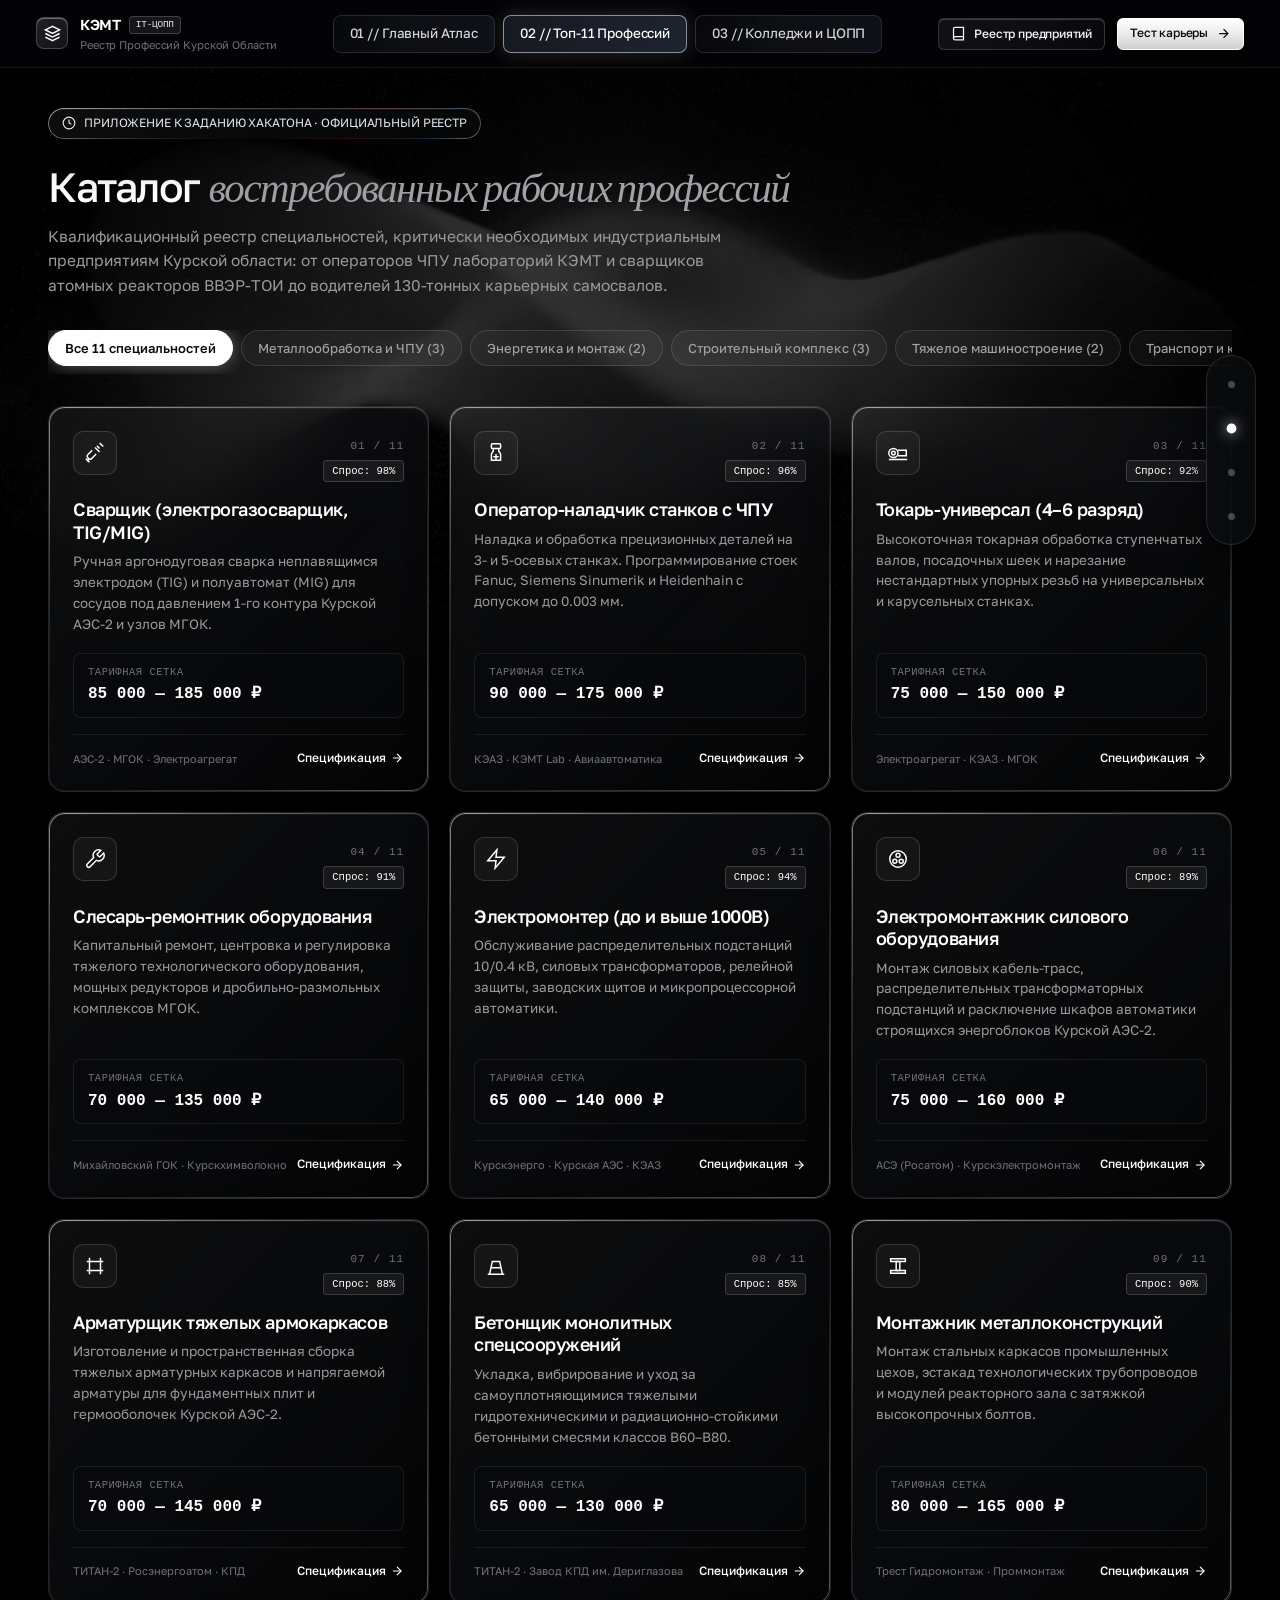
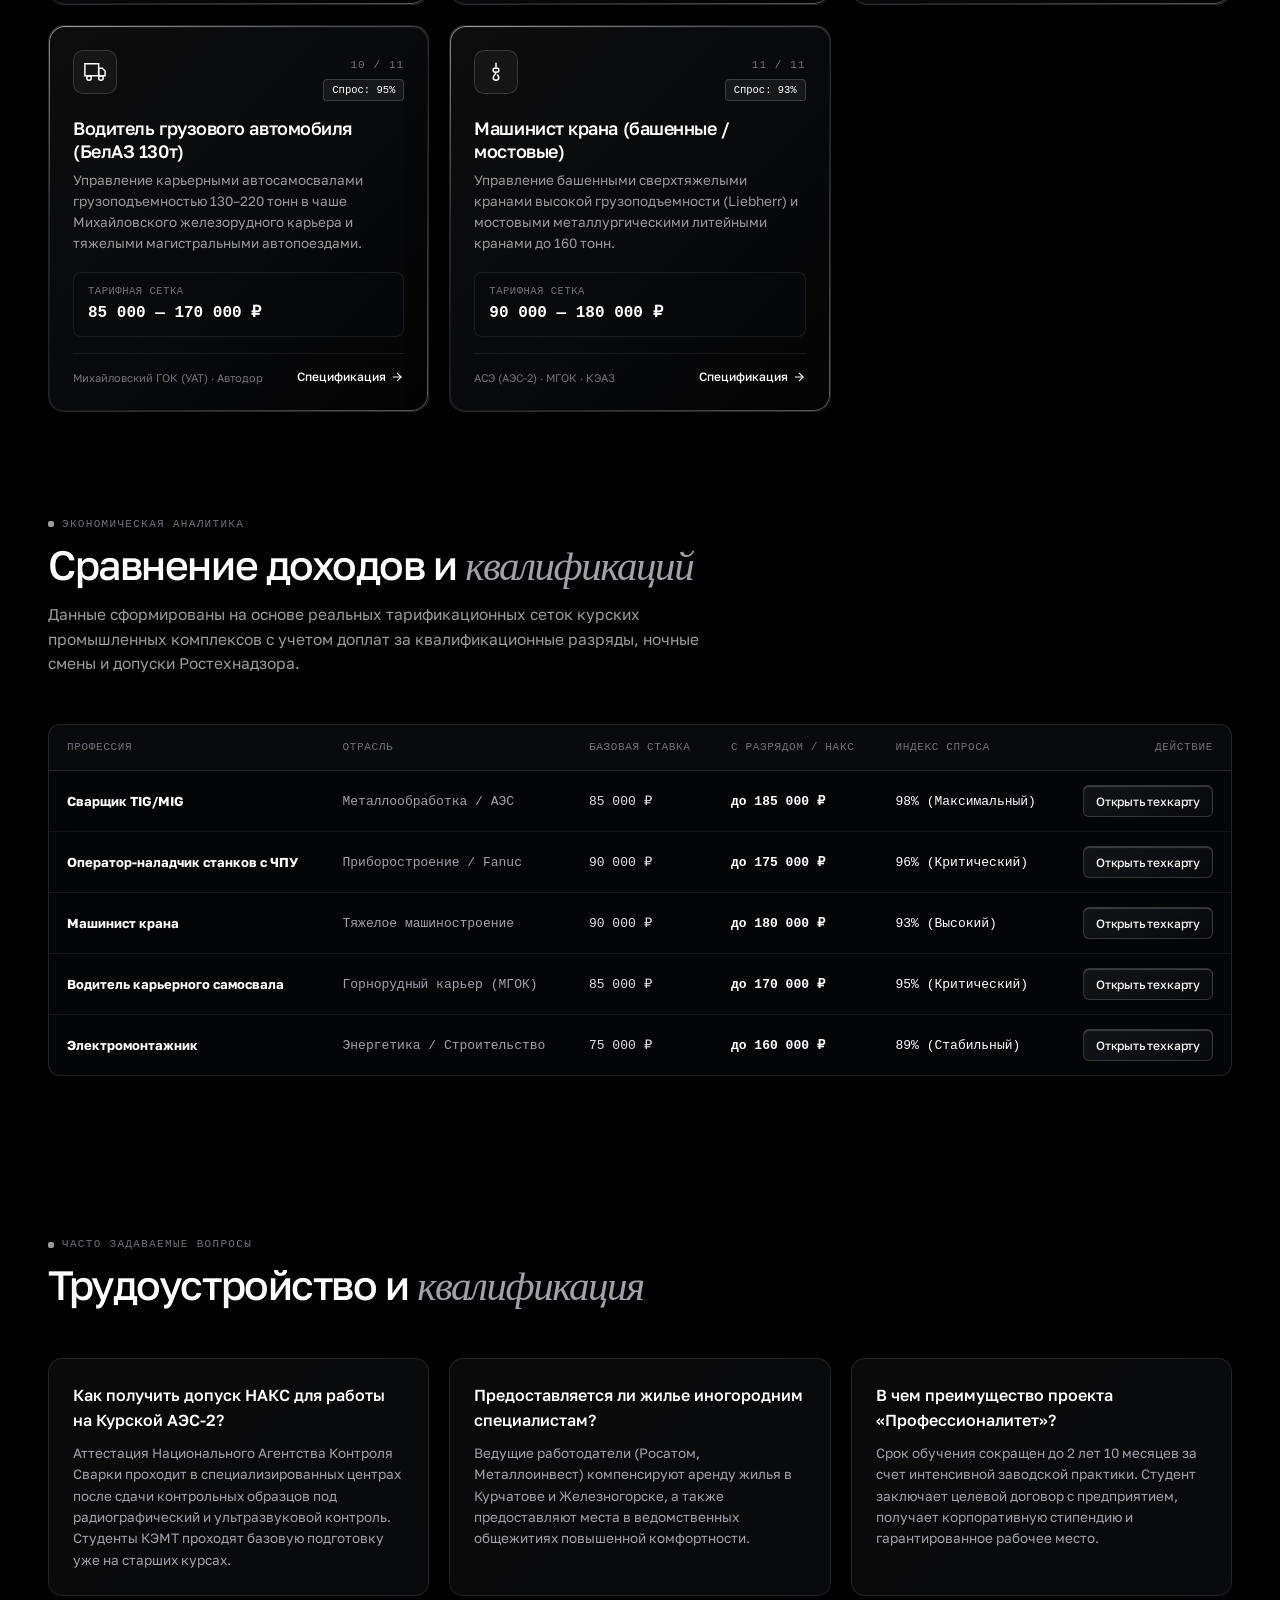
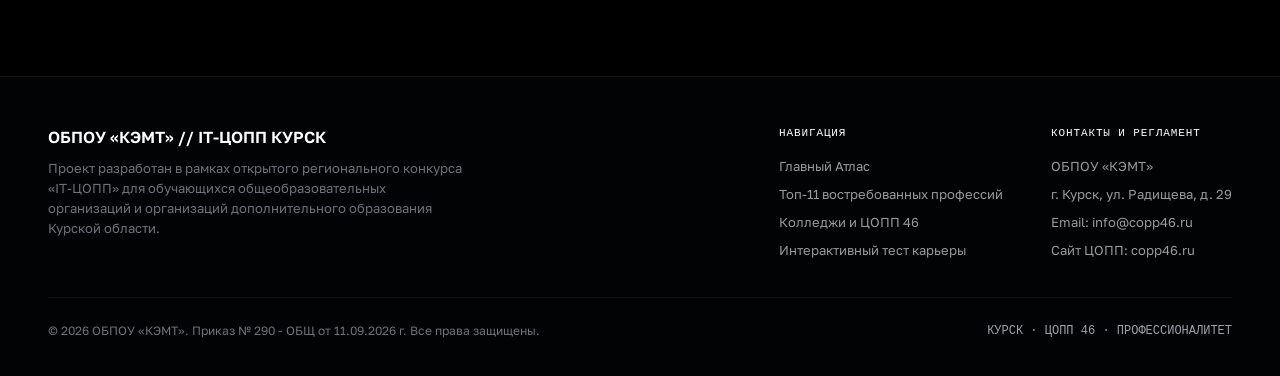
<file: vacancies.html>
<!DOCTYPE html>
<html lang="ru">
<head>
  <meta charset="UTF-8">
  <meta name="viewport" content="width=device-width, initial-scale=1.0, viewport-fit=cover">
  <title>Топ-11 Востребованных Профессий Курской Области — КЭМТ // IT-ЦОПП</title>
  <meta name="description" content="Официальный каталог 11 самых востребованных рабочих профессий Курска и Курской области по данным Приложения к заданию хакатона IT-ЦОПП. Зарплаты, требования, допуски.">
  <link rel="icon" href="data:image/svg+xml,%3Csvg xmlns='http://www.w3.org/2000/svg' viewBox='0 0 24 24' fill='white'%3E%3Cpath d='M12 2L2 7l10 5 10-5-10-5zM2 17l10 5 10-5M2 12l10 5 10-5'/%3E%3C/svg%3E">
  <link rel="stylesheet" href="css/app.css">
</head>
<body>
  <div class="grain" aria-hidden="true"></div>

  <div class="bg-ambient" aria-hidden="true">
    <video autoplay muted loop playsinline preload="metadata" poster="assets/images/video-poster.jpg">
      <source src="assets/video/kursk-industry-loop.mp4" type="video/mp4">
    </video>
    <div class="hero-scrim"></div>
  </div>

  <div class="page-wrapper">
    <!-- Header -->
    <header class="header">
      <a class="header-brand" href="index.html" aria-label="На главную">
        <div class="brand-mark">
          <svg viewBox="0 0 24 24" fill="none" stroke="currentColor" stroke-width="2">
            <polygon points="12 2 2 7 12 12 22 7 12 2"></polygon>
            <polyline points="2 17 12 22 22 17"></polyline>
            <polyline points="2 12 12 17 22 12"></polyline>
          </svg>
        </div>
        <div class="brand-meta">
          <span class="brand-title">КЭМТ <span class="brand-badge">IT-ЦОПП</span></span>
          <span class="brand-sub">Реестр Профессий Курской Области</span>
        </div>
      </a>

      <nav class="site-nav" id="site-nav" aria-label="Главная навигация">
        <a class="nav-pill" href="index.html">01 // Главный Атлас</a>
        <a class="nav-pill is-active" href="vacancies.html">02 // Топ-11 Профессий</a>
        <a class="nav-pill" href="education.html">03 // Колледжи и ЦОПП</a>
      </nav>

      <div class="header-actions">
        <button class="btn btn-ghost btn-sm" id="btn-open-library" type="button">
          <svg viewBox="0 0 24 24" fill="none" stroke="currentColor" stroke-width="2"><path d="M4 19.5A2.5 2.5 0 0 1 6.5 17H20"></path><path d="M6.5 2H20v20H6.5A2.5 2.5 0 0 1 4 19.5v-15A2.5 2.5 0 0 1 6.5 2z"></path></svg>
          <span>Реестр предприятий</span>
        </button>
        <a class="btn btn-solid btn-sm" href="education.html#quiz-section">
          <span>Тест карьеры</span>
          <svg viewBox="0 0 24 24" fill="none" stroke="currentColor" stroke-width="2"><line x1="5" y1="12" x2="19" y2="12"></line><polyline points="12 5 19 12 12 19"></polyline></svg>
        </a>
        <button class="burger" id="burger-btn" type="button" aria-label="Открыть меню" aria-expanded="false">
          <span></span><span></span><span></span>
        </button>
      </div>
    </header>

    <!-- Sticky Sidebar -->
    <aside class="sticky-sidebar" id="anchor-nav" aria-label="Навигация по разделам">
      <a class="sidebar-anchor is-active" href="#vacancies-hero" aria-label="Введение">
        <span class="anchor-tooltip">01 Введение</span>
      </a>
      <a class="sidebar-anchor" href="#bento-section" aria-label="Каталог">
        <span class="anchor-tooltip">02 Bento-каталог</span>
      </a>
      <a class="sidebar-anchor" href="#salary-chart" aria-label="Зарплаты">
        <span class="anchor-tooltip">03 Зарплатные сетки</span>
      </a>
      <a class="sidebar-anchor" href="#faq-section" aria-label="Вопрос-ответ">
        <span class="anchor-tooltip">04 Вопрос-ответ</span>
      </a>
    </aside>

    <!-- Page Content -->
    <section class="section" id="vacancies-hero" style="padding-top: calc(var(--header-h) + 40px); padding-bottom: 24px;">
      <div class="section-header" style="margin-bottom: 32px;">
        <div class="badge-pill liquid-glass">
          <svg viewBox="0 0 24 24" fill="none" stroke="currentColor" stroke-width="2"><circle cx="12" cy="12" r="10"></circle><polyline points="12 6 12 12 16 14"></polyline></svg>
          <span>ПРИЛОЖЕНИЕ К ЗАДАНИЮ ХАКАТОНА · ОФИЦИАЛЬНЫЙ РЕЕСТР</span>
        </div>
        <h1 class="section-title">Каталог <em>востребованных рабочих профессий</em></h1>
        <p class="section-lead">
          Квалификационный реестр специальностей, критически необходимых индустриальным предприятиям Курской области: 
          от операторов ЧПУ лабораторий КЭМТ и сварщиков атомных реакторов ВВЭР-ТОИ до водителей 130-тонных карьерных самосвалов.
        </p>
      </div>

      <!-- Industry Filter Bar -->
      <div class="filter-bar" id="filters" role="tablist" aria-label="Фильтры отраслей">
        <button class="filter-chip is-active" type="button" data-filter="all">Все 11 специальностей</button>
        <button class="filter-chip" type="button" data-filter="metal">Металлообработка и ЧПУ (3)</button>
        <button class="filter-chip" type="button" data-filter="power">Энергетика и монтаж (2)</button>
        <button class="filter-chip" type="button" data-filter="construction">Строительный комплекс (3)</button>
        <button class="filter-chip" type="button" data-filter="heavy">Тяжелое машиностроение (2)</button>
        <button class="filter-chip" type="button" data-filter="logistics">Транспорт и карьер (1)</button>
      </div>

      <!-- Bento Grid (All 11 Professions) -->
      <div class="bento-grid" id="bento-section">

        <!-- 01: Сварщик -->
        <article class="bento-card" data-key="welding" data-category="metal">
          <div class="bento-header">
            <div class="bento-icon-box">
              <svg viewBox="0 0 24 24" fill="none" stroke="currentColor" stroke-width="1.6"><path d="M14 4l3 3M12 6l5 5M9 9l-5 5a2 2 0 0 0 0 2.8l1.4 1.4a2 2 0 0 0 2.8 0l5-5M17 1l4 4M3 21l3-3M2 18l4 4"/></svg>
            </div>
            <div style="text-align:right;">
              <span class="bento-num">01 / 11</span>
              <div class="bento-demand" style="margin-top:4px;">Спрос: 98%</div>
            </div>
          </div>
          <h2 class="bento-title">Сварщик (электрогазосварщик, TIG/MIG)</h2>
          <p class="bento-desc">
            Ручная аргонодуговая сварка неплавящимся электродом (TIG) и полуавтомат (MIG) для сосудов под давлением 1-го контура Курской АЭС-2 и узлов МГОК.
          </p>
          <div class="bento-salary">
            <span class="salary-label">Тарифная сетка</span>
            <span class="salary-val">85 000 — 185 000 ₽</span>
          </div>
          <div class="bento-footer">
            <span class="bento-employers">АЭС-2 · МГОК · Электроагрегат</span>
            <span class="bento-action-link">
              <span>Спецификация</span>
              <svg viewBox="0 0 24 24" fill="none" stroke="currentColor" stroke-width="2"><line x1="5" y1="12" x2="19" y2="12"></line><polyline points="12 5 19 12 12 19"></polyline></svg>
            </span>
          </div>
        </article>

        <!-- 02: Оператор-наладчик станков с ЧПУ -->
        <article class="bento-card" data-key="cnc-operator" data-category="metal">
          <div class="bento-header">
            <div class="bento-icon-box">
              <svg viewBox="0 0 24 24" fill="none" stroke="currentColor" stroke-width="1.6"><rect x="7" y="2" width="10" height="5" rx="1"></rect><path d="M9 7v3l-2 3v7h10v-7l-2-3V7"></path><line x1="12" y1="13" x2="12" y2="20"></line><line x1="9" y1="16" x2="15" y2="16"></line></svg>
            </div>
            <div style="text-align:right;">
              <span class="bento-num">02 / 11</span>
              <div class="bento-demand" style="margin-top:4px;">Спрос: 96%</div>
            </div>
          </div>
          <h2 class="bento-title">Оператор-наладчик станков с ЧПУ</h2>
          <p class="bento-desc">
            Наладка и обработка прецизионных деталей на 3- и 5-осевых станках. Программирование стоек Fanuc, Siemens Sinumerik и Heidenhain с допуском до 0.003 мм.
          </p>
          <div class="bento-salary">
            <span class="salary-label">Тарифная сетка</span>
            <span class="salary-val">90 000 — 175 000 ₽</span>
          </div>
          <div class="bento-footer">
            <span class="bento-employers">КЭАЗ · КЭМТ Lab · Авиаавтоматика</span>
            <span class="bento-action-link">
              <span>Спецификация</span>
              <svg viewBox="0 0 24 24" fill="none" stroke="currentColor" stroke-width="2"><line x1="5" y1="12" x2="19" y2="12"></line><polyline points="12 5 19 12 12 19"></polyline></svg>
            </span>
          </div>
        </article>

        <!-- 03: Токарь -->
        <article class="bento-card" data-key="lathe" data-category="metal">
          <div class="bento-header">
            <div class="bento-icon-box">
              <svg viewBox="0 0 24 24" fill="none" stroke="currentColor" stroke-width="1.6"><circle cx="7" cy="12" r="5"></circle><circle cx="7" cy="12" r="2"></circle><path d="M12 9h9v6h-9"></path><path d="M2 19h20"></path></svg>
            </div>
            <div style="text-align:right;">
              <span class="bento-num">03 / 11</span>
              <div class="bento-demand" style="margin-top:4px;">Спрос: 92%</div>
            </div>
          </div>
          <h2 class="bento-title">Токарь-универсал (4–6 разряд)</h2>
          <p class="bento-desc">
            Высокоточная токарная обработка ступенчатых валов, посадочных шеек и нарезание нестандартных упорных резьб на универсальных и карусельных станках.
          </p>
          <div class="bento-salary">
            <span class="salary-label">Тарифная сетка</span>
            <span class="salary-val">75 000 — 150 000 ₽</span>
          </div>
          <div class="bento-footer">
            <span class="bento-employers">Электроагрегат · КЭАЗ · МГОК</span>
            <span class="bento-action-link">
              <span>Спецификация</span>
              <svg viewBox="0 0 24 24" fill="none" stroke="currentColor" stroke-width="2"><line x1="5" y1="12" x2="19" y2="12"></line><polyline points="12 5 19 12 12 19"></polyline></svg>
            </span>
          </div>
        </article>

        <!-- 04: Слесарь-ремонтник -->
        <article class="bento-card" data-key="repairman" data-category="heavy">
          <div class="bento-header">
            <div class="bento-icon-box">
              <svg viewBox="0 0 24 24" fill="none" stroke="currentColor" stroke-width="1.6"><path d="M14.7 6.3a1 1 0 0 0 0 1.4l1.6 1.6a1 1 0 0 0 1.4 0l3.77-3.77a6 6 0 0 1-7.94 7.94l-6.91 6.91a2.12 2.12 0 0 1-3-3l6.91-6.91a6 6 0 0 1 7.94-7.94l-3.76 3.76z"></path></svg>
            </div>
            <div style="text-align:right;">
              <span class="bento-num">04 / 11</span>
              <div class="bento-demand" style="margin-top:4px;">Спрос: 91%</div>
            </div>
          </div>
          <h2 class="bento-title">Слесарь-ремонтник оборудования</h2>
          <p class="bento-desc">
            Капитальный ремонт, центровка и регулировка тяжелого технологического оборудования, мощных редукторов и дробильно-размольных комплексов МГОК.
          </p>
          <div class="bento-salary">
            <span class="salary-label">Тарифная сетка</span>
            <span class="salary-val">70 000 — 135 000 ₽</span>
          </div>
          <div class="bento-footer">
            <span class="bento-employers">Михайловский ГОК · Курскхимволокно</span>
            <span class="bento-action-link">
              <span>Спецификация</span>
              <svg viewBox="0 0 24 24" fill="none" stroke="currentColor" stroke-width="2"><line x1="5" y1="12" x2="19" y2="12"></line><polyline points="12 5 19 12 12 19"></polyline></svg>
            </span>
          </div>
        </article>

        <!-- 05: Электромонтер -->
        <article class="bento-card" data-key="electrician-repair" data-category="power">
          <div class="bento-header">
            <div class="bento-icon-box">
              <svg viewBox="0 0 24 24" fill="none" stroke="currentColor" stroke-width="1.6"><polygon points="13 2 3 14 12 14 11 22 21 10 12 10 13 2"></polygon></svg>
            </div>
            <div style="text-align:right;">
              <span class="bento-num">05 / 11</span>
              <div class="bento-demand" style="margin-top:4px;">Спрос: 94%</div>
            </div>
          </div>
          <h2 class="bento-title">Электромонтер (до и выше 1000В)</h2>
          <p class="bento-desc">
            Обслуживание распределительных подстанций 10/0.4 кВ, силовых трансформаторов, релейной защиты, заводских щитов и микропроцессорной автоматики.
          </p>
          <div class="bento-salary">
            <span class="salary-label">Тарифная сетка</span>
            <span class="salary-val">65 000 — 140 000 ₽</span>
          </div>
          <div class="bento-footer">
            <span class="bento-employers">Курскэнерго · Курская АЭС · КЭАЗ</span>
            <span class="bento-action-link">
              <span>Спецификация</span>
              <svg viewBox="0 0 24 24" fill="none" stroke="currentColor" stroke-width="2"><line x1="5" y1="12" x2="19" y2="12"></line><polyline points="12 5 19 12 12 19"></polyline></svg>
            </span>
          </div>
        </article>

        <!-- 06: Электромонтажник -->
        <article class="bento-card" data-key="electrician-install" data-category="power">
          <div class="bento-header">
            <div class="bento-icon-box">
              <svg viewBox="0 0 24 24" fill="none" stroke="currentColor" stroke-width="1.6"><circle cx="12" cy="12" r="9"></circle><circle cx="12" cy="8" r="2.2"></circle><circle cx="8.5" cy="14.5" r="2.2"></circle><circle cx="15.5" cy="14.5" r="2.2"></circle></svg>
            </div>
            <div style="text-align:right;">
              <span class="bento-num">06 / 11</span>
              <div class="bento-demand" style="margin-top:4px;">Спрос: 89%</div>
            </div>
          </div>
          <h2 class="bento-title">Электромонтажник силового оборудования</h2>
          <p class="bento-desc">
            Монтаж силовых кабель-трасс, распределительных трансформаторных подстанций и расключение шкафов автоматики строящихся энергоблоков Курской АЭС-2.
          </p>
          <div class="bento-salary">
            <span class="salary-label">Тарифная сетка</span>
            <span class="salary-val">75 000 — 160 000 ₽</span>
          </div>
          <div class="bento-footer">
            <span class="bento-employers">АСЭ (Росатом) · Курскэлектромонтаж</span>
            <span class="bento-action-link">
              <span>Спецификация</span>
              <svg viewBox="0 0 24 24" fill="none" stroke="currentColor" stroke-width="2"><line x1="5" y1="12" x2="19" y2="12"></line><polyline points="12 5 19 12 12 19"></polyline></svg>
            </span>
          </div>
        </article>

        <!-- 07: Арматурщик -->
        <article class="bento-card" data-key="rebar" data-category="construction">
          <div class="bento-header">
            <div class="bento-icon-box">
              <svg viewBox="0 0 24 24" fill="none" stroke="currentColor" stroke-width="1.6"><line x1="6" y1="3" x2="6" y2="21"></line><line x1="18" y1="3" x2="18" y2="21"></line><line x1="3" y1="7" x2="21" y2="7"></line><line x1="3" y1="17" x2="21" y2="17"></line></svg>
            </div>
            <div style="text-align:right;">
              <span class="bento-num">07 / 11</span>
              <div class="bento-demand" style="margin-top:4px;">Спрос: 88%</div>
            </div>
          </div>
          <h2 class="bento-title">Арматурщик тяжелых армокаркасов</h2>
          <p class="bento-desc">
            Изготовление и пространственная сборка тяжелых арматурных каркасов и напрягаемой арматуры для фундаментных плит и гермооболочек Курской АЭС-2.
          </p>
          <div class="bento-salary">
            <span class="salary-label">Тарифная сетка</span>
            <span class="salary-val">70 000 — 145 000 ₽</span>
          </div>
          <div class="bento-footer">
            <span class="bento-employers">ТИТАН-2 · Росэнергоатом · КПД</span>
            <span class="bento-action-link">
              <span>Спецификация</span>
              <svg viewBox="0 0 24 24" fill="none" stroke="currentColor" stroke-width="2"><line x1="5" y1="12" x2="19" y2="12"></line><polyline points="12 5 19 12 12 19"></polyline></svg>
            </span>
          </div>
        </article>

        <!-- 08: Бетонщик -->
        <article class="bento-card" data-key="concrete" data-category="construction">
          <div class="bento-header">
            <div class="bento-icon-box">
              <svg viewBox="0 0 24 24" fill="none" stroke="currentColor" stroke-width="1.6"><path d="M3 21h18"></path><path d="M5 21l3-14h8l3 14"></path><line x1="7" y1="14" x2="17" y2="14"></line></svg>
            </div>
            <div style="text-align:right;">
              <span class="bento-num">08 / 11</span>
              <div class="bento-demand" style="margin-top:4px;">Спрос: 85%</div>
            </div>
          </div>
          <h2 class="bento-title">Бетонщик монолитных спецсооружений</h2>
          <p class="bento-desc">
            Укладка, вибрирование и уход за самоуплотняющимися тяжелыми гидротехническими и радиационно-стойкими бетонными смесями классов В60–В80.
          </p>
          <div class="bento-salary">
            <span class="salary-label">Тарифная сетка</span>
            <span class="salary-val">65 000 — 130 000 ₽</span>
          </div>
          <div class="bento-footer">
            <span class="bento-employers">ТИТАН-2 · Завод КПД им. Дериглазова</span>
            <span class="bento-action-link">
              <span>Спецификация</span>
              <svg viewBox="0 0 24 24" fill="none" stroke="currentColor" stroke-width="2"><line x1="5" y1="12" x2="19" y2="12"></line><polyline points="12 5 19 12 12 19"></polyline></svg>
            </span>
          </div>
        </article>

        <!-- 09: Монтажник -->
        <article class="bento-card" data-key="installer" data-category="construction">
          <div class="bento-header">
            <div class="bento-icon-box">
              <svg viewBox="0 0 24 24" fill="none" stroke="currentColor" stroke-width="1.6"><path d="M4 4h16v3H4z"></path><path d="M4 17h16v3H4z"></path><path d="M10 7h4v10h-4z"></path></svg>
            </div>
            <div style="text-align:right;">
              <span class="bento-num">09 / 11</span>
              <div class="bento-demand" style="margin-top:4px;">Спрос: 90%</div>
            </div>
          </div>
          <h2 class="bento-title">Монтажник металлоконструкций</h2>
          <p class="bento-desc">
            Монтаж стальных каркасов промышленных цехов, эстакад технологических трубопроводов и модулей реакторного зала с затяжкой высокопрочных болтов.
          </p>
          <div class="bento-salary">
            <span class="salary-label">Тарифная сетка</span>
            <span class="salary-val">80 000 — 165 000 ₽</span>
          </div>
          <div class="bento-footer">
            <span class="bento-employers">Трест Гидромонтаж · Проммонтаж</span>
            <span class="bento-action-link">
              <span>Спецификация</span>
              <svg viewBox="0 0 24 24" fill="none" stroke="currentColor" stroke-width="2"><line x1="5" y1="12" x2="19" y2="12"></line><polyline points="12 5 19 12 12 19"></polyline></svg>
            </span>
          </div>
        </article>

        <!-- 10: Водитель грузового автомобиля -->
        <article class="bento-card" data-key="truck-driver" data-category="logistics">
          <div class="bento-header">
            <div class="bento-icon-box">
              <svg viewBox="0 0 24 24" fill="none" stroke="currentColor" stroke-width="1.6"><path d="M1 3h15v13H1z"></path><path d="M16 8h4l3 3v5h-7V8z"></path><circle cx="5.5" cy="18.5" r="2.5"></circle><circle cx="18.5" cy="18.5" r="2.5"></circle></svg>
            </div>
            <div style="text-align:right;">
              <span class="bento-num">10 / 11</span>
              <div class="bento-demand" style="margin-top:4px;">Спрос: 95%</div>
            </div>
          </div>
          <h2 class="bento-title">Водитель грузового автомобиля (БелАЗ 130т)</h2>
          <p class="bento-desc">
            Управление карьерными автосамосвалами грузоподъемностью 130–220 тонн в чаше Михайловского железорудного карьера и тяжелыми магистральными автопоездами.
          </p>
          <div class="bento-salary">
            <span class="salary-label">Тарифная сетка</span>
            <span class="salary-val">85 000 — 170 000 ₽</span>
          </div>
          <div class="bento-footer">
            <span class="bento-employers">Михайловский ГОК (УАТ) · Автодор</span>
            <span class="bento-action-link">
              <span>Спецификация</span>
              <svg viewBox="0 0 24 24" fill="none" stroke="currentColor" stroke-width="2"><line x1="5" y1="12" x2="19" y2="12"></line><polyline points="12 5 19 12 12 19"></polyline></svg>
            </span>
          </div>
        </article>

        <!-- 11: Машинист крана -->
        <article class="bento-card" data-key="crane-operator" data-category="heavy">
          <div class="bento-header">
            <div class="bento-icon-box">
              <svg viewBox="0 0 24 24" fill="none" stroke="currentColor" stroke-width="1.6"><path d="M12 2v6"></path><rect x="9" y="8" width="6" height="4" rx="1"></rect><path d="M12 12c0 3-3 4-3 6a3 3 0 0 0 6 0c0-1.5-1-2.5-2-3"></path></svg>
            </div>
            <div style="text-align:right;">
              <span class="bento-num">11 / 11</span>
              <div class="bento-demand" style="margin-top:4px;">Спрос: 93%</div>
            </div>
          </div>
          <h2 class="bento-title">Машинист крана (башенные / мостовые)</h2>
          <p class="bento-desc">
            Управление башенными сверхтяжелыми кранами высокой грузоподъемности (Liebherr) и мостовыми металлургическими литейными кранами до 160 тонн.
          </p>
          <div class="bento-salary">
            <span class="salary-label">Тарифная сетка</span>
            <span class="salary-val">90 000 — 180 000 ₽</span>
          </div>
          <div class="bento-footer">
            <span class="bento-employers">АСЭ (АЭС-2) · МГОК · КЭАЗ</span>
            <span class="bento-action-link">
              <span>Спецификация</span>
              <svg viewBox="0 0 24 24" fill="none" stroke="currentColor" stroke-width="2"><line x1="5" y1="12" x2="19" y2="12"></line><polyline points="12 5 19 12 12 19"></polyline></svg>
            </span>
          </div>
        </article>

      </div>
    </section>

    <!-- Salary Analytics & Comparison Table -->
    <section class="section" id="salary-chart">
      <div class="section-header">
        <div class="section-kicker">Экономическая аналитика</div>
        <h2 class="section-title">Сравнение доходов и <em>квалификаций</em></h2>
        <p class="section-lead">
          Данные сформированы на основе реальных тарификационных сеток курских промышленных комплексов 
          с учетом доплат за квалификационные разряды, ночные смены и допуски Ростехнадзора.
        </p>
      </div>

      <div class="table-wrap">
        <table class="glass-table">
          <thead>
            <tr>
              <th>Профессия</th>
              <th>Отрасль</th>
              <th>Базовая ставка</th>
              <th>С разрядом / НАКС</th>
              <th>Индекс спроса</th>
              <th style="text-align:right;">Действие</th>
            </tr>
          </thead>
          <tbody>
            <tr>
              <td><strong style="color:#fff;">Сварщик TIG/MIG</strong></td>
              <td><span style="font-family:var(--mono); color:#a1a1aa;">Металлообработка / АЭС</span></td>
              <td><span style="font-family:var(--mono);">85 000 ₽</span></td>
              <td><span style="font-family:var(--mono); color:#ffffff; font-weight:600;">до 185 000 ₽</span></td>
              <td><span style="color:#ffffff; font-family:var(--mono);">98% (Максимальный)</span></td>
              <td style="text-align:right;"><button class="btn btn-ghost btn-sm" onclick="openProfessionInspector('welding')">Открыть техкарту</button></td>
            </tr>
            <tr>
              <td><strong style="color:#fff;">Оператор-наладчик станков с ЧПУ</strong></td>
              <td><span style="font-family:var(--mono); color:#a1a1aa;">Приборостроение / Fanuc</span></td>
              <td><span style="font-family:var(--mono);">90 000 ₽</span></td>
              <td><span style="font-family:var(--mono); color:#ffffff; font-weight:600;">до 175 000 ₽</span></td>
              <td><span style="color:#ffffff; font-family:var(--mono);">96% (Критический)</span></td>
              <td style="text-align:right;"><button class="btn btn-ghost btn-sm" onclick="openProfessionInspector('cnc-operator')">Открыть техкарту</button></td>
            </tr>
            <tr>
              <td><strong style="color:#fff;">Машинист крана</strong></td>
              <td><span style="font-family:var(--mono); color:#a1a1aa;">Тяжелое машиностроение</span></td>
              <td><span style="font-family:var(--mono);">90 000 ₽</span></td>
              <td><span style="font-family:var(--mono); color:#ffffff; font-weight:600;">до 180 000 ₽</span></td>
              <td><span style="color:#ffffff; font-family:var(--mono);">93% (Высокий)</span></td>
              <td style="text-align:right;"><button class="btn btn-ghost btn-sm" onclick="openProfessionInspector('crane-operator')">Открыть техкарту</button></td>
            </tr>
            <tr>
              <td><strong style="color:#fff;">Водитель карьерного самосвала</strong></td>
              <td><span style="font-family:var(--mono); color:#a1a1aa;">Горнорудный карьер (МГОК)</span></td>
              <td><span style="font-family:var(--mono);">85 000 ₽</span></td>
              <td><span style="font-family:var(--mono); color:#ffffff; font-weight:600;">до 170 000 ₽</span></td>
              <td><span style="color:#ffffff; font-family:var(--mono);">95% (Критический)</span></td>
              <td style="text-align:right;"><button class="btn btn-ghost btn-sm" onclick="openProfessionInspector('truck-driver')">Открыть техкарту</button></td>
            </tr>
            <tr>
              <td><strong style="color:#fff;">Электромонтажник</strong></td>
              <td><span style="font-family:var(--mono); color:#a1a1aa;">Энергетика / Строительство</span></td>
              <td><span style="font-family:var(--mono);">75 000 ₽</span></td>
              <td><span style="font-family:var(--mono); color:#ffffff; font-weight:600;">до 160 000 ₽</span></td>
              <td><span style="color:#ffffff; font-family:var(--mono);">89% (Стабильный)</span></td>
              <td style="text-align:right;"><button class="btn btn-ghost btn-sm" onclick="openProfessionInspector('electrician-install')">Открыть техкарту</button></td>
            </tr>
          </tbody>
        </table>
      </div>
    </section>

    <!-- Industrial FAQ Section -->
    <section class="section" id="faq-section">
      <div class="section-header">
        <div class="section-kicker">Часто задаваемые вопросы</div>
        <h2 class="section-title">Трудоустройство и <em>квалификация</em></h2>
      </div>

      <div style="display:grid; grid-template-columns:repeat(auto-fit, minmax(320px, 1fr)); gap:20px;">
        <div style="padding:24px; background:linear-gradient(135deg, rgba(255,255,255,0.04) 0%, rgba(14,16,20,0.6) 100%); backdrop-filter:blur(20px); border:1px solid rgba(255,255,255,0.1); border-radius:14px;">
          <h3 style="font-size:16px; font-weight:550; color:#fff; margin-bottom:10px;">Как получить допуск НАКС для работы на Курской АЭС-2?</h3>
          <p style="font-size:13.5px; line-height:1.58; color:#a1a1aa;">
            Аттестация Национального Агентства Контроля Сварки проходит в специализированных центрах после сдачи контрольных образцов под радиографический и ультразвуковой контроль. Студенты КЭМТ проходят базовую подготовку уже на старших курсах.
          </p>
        </div>

        <div style="padding:24px; background:linear-gradient(135deg, rgba(255,255,255,0.04) 0%, rgba(14,16,20,0.6) 100%); backdrop-filter:blur(20px); border:1px solid rgba(255,255,255,0.1); border-radius:14px;">
          <h3 style="font-size:16px; font-weight:550; color:#fff; margin-bottom:10px;">Предоставляется ли жилье иногородним специалистам?</h3>
          <p style="font-size:13.5px; line-height:1.58; color:#a1a1aa;">
            Ведущие работодатели (Росатом, Металлоинвест) компенсируют аренду жилья в Курчатове и Железногорске, а также предоставляют места в ведомственных общежитиях повышенной комфортности.
          </p>
        </div>

        <div style="padding:24px; background:linear-gradient(135deg, rgba(255,255,255,0.04) 0%, rgba(14,16,20,0.6) 100%); backdrop-filter:blur(20px); border:1px solid rgba(255,255,255,0.1); border-radius:14px;">
          <h3 style="font-size:16px; font-weight:550; color:#fff; margin-bottom:10px;">В чем преимущество проекта «Профессионалитет»?</h3>
          <p style="font-size:13.5px; line-height:1.58; color:#a1a1aa;">
            Срок обучения сокращен до 2 лет 10 месяцев за счет интенсивной заводской практики. Студент заключает целевой договор с предприятием, получает корпоративную стипендию и гарантированное рабочее место.
          </p>
        </div>
      </div>
    </section>

    <!-- Footer -->
    <footer class="footer">
      <div class="footer-top">
        <div class="footer-brand-col">
          <div class="footer-logo-title">ОБПОУ «КЭМТ» // IT-ЦОПП КУРСК</div>
          <p class="footer-desc">
            Проект разработан в рамках открытого регионального конкурса «IT-ЦОПП» 
            для обучающихся общеобразовательных организаций и организаций дополнительного образования Курской области.
          </p>
        </div>

        <div class="footer-links-group">
          <div>
            <div class="footer-col-title">Навигация</div>
            <ul class="footer-col-links">
              <li><a href="index.html">Главный Атлас</a></li>
              <li><a href="vacancies.html">Топ-11 востребованных профессий</a></li>
              <li><a href="education.html">Колледжи и ЦОПП 46</a></li>
              <li><a href="education.html#quiz-section">Интерактивный тест карьеры</a></li>
            </ul>
          </div>
          <div>
            <div class="footer-col-title">Контакты и регламент</div>
            <ul class="footer-col-links">
              <li><span>ОБПОУ «КЭМТ»</span></li>
              <li><span>г. Курск, ул. Радищева, д. 29</span></li>
              <li><span>Email: <a href="mailto:info@copp46.ru">info@copp46.ru</a></span></li>
              <li><span>Сайт ЦОПП: copp46.ru</span></li>
            </ul>
          </div>
        </div>
      </div>

      <div class="footer-bottom">
        <div>© 2026 ОБПОУ «КЭМТ». Приказ № 290 - ОБЩ от 11.09.2026 г. Все права защищены.</div>
        <div style="font-family:var(--mono); color:#a1a1aa;">КУРСК · ЦОПП 46 · ПРОФЕССИОНАЛИТЕТ</div>
      </div>
    </footer>
  </div>

  <!-- HUD Scrim Overlay -->
  <div class="hud-scrim" id="hud-scrim"></div>

  <!-- HUD Modal: Registry of Kursk Industrial Enterprises -->
  <div class="hud hud-wide" id="hud-library" role="dialog" aria-modal="true" aria-labelledby="hud-lib-title">
    <button class="hud-close" type="button" aria-label="Закрыть">
      <svg width="14" height="14" viewBox="0 0 24 24" fill="none" stroke="currentColor" stroke-width="2"><line x1="18" y1="6" x2="6" y2="18"></line><line x1="6" y1="6" x2="18" y2="18"></line></svg>
    </button>
    <div class="hud-kicker">Региональная база данных работодателей</div>
    <h3 class="hud-title" id="hud-lib-title">Реестр ведущих промышленных предприятий Курской области</h3>
    <p class="hud-desc">
      Сводная таблица аккредитованных производственных комплексов, промышленных кластеров и строительных холдингов, 
      ведущих набор выпускников СПО по федеральному проекту «Профессионалитет».
    </p>

    <div class="table-wrap">
      <table class="glass-table">
        <thead>
          <tr>
            <th>Предприятие // Город</th>
            <th>Сектор</th>
            <th>Вакансий</th>
            <th>Средняя ставка</th>
            <th>Статус</th>
          </tr>
        </thead>
        <tbody id="library-tbody"></tbody>
      </table>
    </div>
  </div>

  <!-- HUD Modal: Detailed Profession Inspection Sheet -->
  <div class="hud" id="hud-inspector" role="dialog" aria-modal="true" aria-labelledby="inspector-title">
    <button class="hud-close" type="button" aria-label="Закрыть">
      <svg width="14" height="14" viewBox="0 0 24 24" fill="none" stroke="currentColor" stroke-width="2"><line x1="18" y1="6" x2="6" y2="18"></line><line x1="6" y1="6" x2="18" y2="18"></line></svg>
    </button>
    <div class="hud-kicker" id="inspector-kicker">ТЕЛЕМЕТРИЯ СПЕЦИАЛЬНОСТИ</div>
    <h3 class="hud-title" id="inspector-title">Технологическая спецификация</h3>
    <p class="hud-desc" id="inspector-desc"></p>

    <div class="reader-tabs" role="tablist">
      <button class="reader-tab is-active" type="button" data-pane="spec" role="tab" aria-selected="true">
        <span class="tab-index">01</span><span>Спецификация</span>
      </button>
      <button class="reader-tab" type="button" data-pane="qual" role="tab" aria-selected="false">
        <span class="tab-index">02</span><span>Квалификация</span>
      </button>
      <button class="reader-tab" type="button" data-pane="career" role="tab" aria-selected="false">
        <span class="tab-index">03</span><span>Карьерный лифт</span>
      </button>
    </div>

    <div class="tab-pane is-active" id="pane-spec">
      <div id="inspector-spec-content"></div>
    </div>
    <div class="tab-pane" id="pane-qual">
      <div id="inspector-qual-content"></div>
    </div>
    <div class="tab-pane" id="pane-career">
      <div id="inspector-career-content"></div>
    </div>
  </div>

  <script src="js/main.js"></script>
</body>
</html>
</file>
<file: css/app.css>
/* ==========================================================================
   ИНДУСТРИАЛЬНЫЙ АТЛАС КУРСКОЙ ОБЛАСТИ // ДИЗАЙН-СИСТЕМА КЭМТ
   True Optical Liquid Glass · Architectural Neutral · Swiss Editorial Typo
   ========================================================================== */

@import url("https://fonts.googleapis.com/css2?family=Golos+Text:wght@400;500;600;700&family=Instrument+Serif:ital@1&display=swap");

:root {
  --bg: #000000;
  --text: #ffffff;
  --text-muted: #9a9a9a;
  --text-dim: #71717a;
  --stat: #d4d4d8;
  --border: rgba(255, 255, 255, 0.12);
  --border-soft: rgba(255, 255, 255, 0.07);
  --border-highlight: rgba(255, 255, 255, 0.35);
  
  --font: "Golos Text", -apple-system, BlinkMacSystemFont, "Segoe UI", Roboto, sans-serif;
  --serif: "Instrument Serif", Georgia, serif;
  --mono: ui-monospace, SFMono-Regular, Menlo, Monaco, Consolas, monospace;
  
  --ease: cubic-bezier(0.16, 1, 0.3, 1);
  --split: 46%;
  --header-h: 68px;
}

*, *::before, *::after {
  box-sizing: border-box;
  margin: 0;
  padding: 0;
}

html {
  background: #000000 !important;
  color: var(--text);
  font-family: var(--font);
  font-size: 16px;
  line-height: 1.55;
  scroll-behavior: smooth;
  -webkit-font-smoothing: antialiased;
  -moz-osx-font-smoothing: grayscale;
  text-rendering: optimizeLegibility;
}

body {
  background: #000000;
  min-height: 100vh;
  position: relative;
  overflow-x: hidden;
}

a {
  color: inherit;
  text-decoration: none;
  transition: color 0.2s ease, opacity 0.2s ease;
}

button {
  font-family: inherit;
  border: 0;
  background: none;
  color: inherit;
  cursor: pointer;
}

img, video, canvas {
  max-width: 100%;
  display: block;
}

/* Analog Film Grain (Inline SVG Fractal Noise) */
.grain {
  position: fixed;
  inset: 0;
  z-index: 1;
  pointer-events: none;
  opacity: 0.07;
  mix-blend-mode: overlay;
  background-image: url("data:image/svg+xml,%3Csvg xmlns='http://www.w3.org/2000/svg' width='180' height='180'%3E%3Cfilter id='n'%3E%3CfeTurbulence type='fractalNoise' baseFrequency='0.8' numOctaves='4' stitchTiles='stitch'/%3E%3C/filter%3E%3Crect width='180' height='180' filter='url(%23n)' opacity='0.6'/%3E%3C/svg%3E");
}

/* Ambient Video Background Scrim */
.bg-ambient {
  position: fixed;
  inset: 0;
  z-index: 0;
  overflow: hidden;
  background: #000000;
  pointer-events: none;
}

.bg-ambient video {
  width: 100%;
  height: 100%;
  object-fit: cover;
  opacity: 0.28;
  filter: contrast(1.08) saturate(0.8);
}

.hero-scrim {
  position: absolute;
  inset: 0;
  z-index: 2;
  pointer-events: none;
  background: radial-gradient(ellipse at 42% 48%, rgba(0, 0, 0, 0.2) 12%, rgba(0, 0, 0, 0.9) 85%);
}

.page-wrapper {
  position: relative;
  z-index: 2;
  display: flex;
  flex-direction: column;
  min-height: 100vh;
}

/* ==========================================================================
   TRUE OPTICAL LIQUID GLASS (ПРОЗРАЧНОЕ ЖИДКОЕ СТЕКЛО)
   ========================================================================== */

.liquid-glass {
  position: relative;
  background: linear-gradient(135deg, rgba(255, 255, 255, 0.05) 0%, rgba(14, 16, 20, 0.55) 50%, rgba(255, 255, 255, 0.015) 100%);
  backdrop-filter: blur(28px) saturate(190%);
  -webkit-backdrop-filter: blur(28px) saturate(190%);
  box-shadow:
    inset 0 1px 1.5px rgba(255, 255, 255, 0.28),
    inset 0 -1px 1px rgba(0, 0, 0, 0.6),
    0 16px 40px rgba(0, 0, 0, 0.6);
  border-radius: 16px;
  overflow: hidden;
}

.liquid-glass::before {
  content: "";
  position: absolute;
  inset: 0;
  border-radius: inherit;
  padding: 1px;
  background: linear-gradient(145deg, rgba(255, 255, 255, 0.55) 0%, rgba(255, 255, 255, 0.14) 28%, rgba(255, 255, 255, 0) 50%, rgba(255, 70, 70, 0.16) 72%, rgba(70, 170, 255, 0.2) 88%, rgba(255, 255, 255, 0.45) 100%);
  -webkit-mask: linear-gradient(#fff 0 0) content-box, linear-gradient(#fff 0 0);
  -webkit-mask-composite: xor;
  mask-composite: exclude;
  pointer-events: none;
  z-index: 2;
}

.liquid-glass-pill {
  border-radius: 9999px;
}

/* ==========================================================================
   NAVIGATION BAR & HEADER
   ========================================================================== */

.header {
  position: fixed;
  top: 0;
  left: 0;
  right: 0;
  height: var(--header-h);
  z-index: 100;
  padding: 0 36px;
  display: flex;
  align-items: center;
  justify-content: space-between;
  background: rgba(4, 5, 8, 0.75);
  backdrop-filter: blur(24px) saturate(180%);
  -webkit-backdrop-filter: blur(24px) saturate(180%);
  border-bottom: 1px solid rgba(255, 255, 255, 0.08);
  transition: all 0.3s ease;
}

.header-brand {
  display: inline-flex;
  align-items: center;
  gap: 12px;
  z-index: 102;
}

.brand-mark {
  width: 32px;
  height: 32px;
  border-radius: 8px;
  background: linear-gradient(135deg, rgba(255, 255, 255, 0.12), rgba(20, 22, 28, 0.9));
  border: 1px solid rgba(255, 255, 255, 0.2);
  display: flex;
  align-items: center;
  justify-content: center;
  box-shadow: inset 0 1px 0 rgba(255, 255, 255, 0.35);
}

.brand-mark svg {
  width: 17px;
  height: 17px;
  color: #fff;
}

.brand-meta {
  display: flex;
  flex-direction: column;
}

.brand-title {
  font-size: 14.5px;
  font-weight: 600;
  letter-spacing: -0.02em;
  color: #fff;
  display: flex;
  align-items: center;
  gap: 8px;
}

.brand-badge {
  font-size: 9.5px;
  font-family: var(--mono);
  padding: 1px 6px;
  border-radius: 4px;
  background: rgba(255, 255, 255, 0.08);
  color: #e2e8f0;
  border: 1px solid rgba(255, 255, 255, 0.18);
  font-weight: 500;
  text-transform: uppercase;
}

.brand-sub {
  font-size: 11px;
  color: var(--text-dim);
  letter-spacing: -0.01em;
}

/* Nav Pills with Specular Laser Sweep */
.site-nav {
  display: flex;
  align-items: center;
  gap: 8px;
}

.nav-pill {
  height: 38px;
  padding: 0 16px;
  border-radius: 8px;
  position: relative;
  overflow: hidden;
  display: inline-flex;
  align-items: center;
  justify-content: center;
  border: 1px solid rgba(255, 255, 255, 0.12);
  background: linear-gradient(105deg, rgba(8, 10, 14, 0.8) 0%, rgba(20, 24, 30, 0.6) 48%, rgba(32, 38, 48, 0.4) 100%);
  color: #d4d4d8;
  font-size: 13.5px;
  font-weight: 450;
  letter-spacing: -0.01em;
  white-space: nowrap;
  backdrop-filter: blur(16px);
  -webkit-backdrop-filter: blur(16px);
  transition: all 0.3s ease;
}

.nav-pill::before {
  content: "";
  position: absolute;
  inset: 0;
  background: linear-gradient(115deg, transparent 30%, rgba(255, 255, 255, 0.28) 50%, transparent 70%);
  transform: translateX(-140%);
  transition: transform 0.65s var(--ease);
}

.nav-pill:hover::before,
.nav-pill.is-active::before {
  transform: translateX(140%);
}

.nav-pill:hover,
.nav-pill.is-active {
  border-color: rgba(255, 255, 255, 0.5);
  background: linear-gradient(105deg, rgba(24, 28, 36, 0.9) 0%, rgba(40, 48, 62, 0.75) 100%);
  color: #ffffff;
  box-shadow: 0 0 20px rgba(255, 255, 255, 0.15);
}

.header-actions {
  display: flex;
  align-items: center;
  gap: 12px;
}

/* Tactile Physical Buttons */
.btn {
  position: relative;
  display: inline-flex;
  align-items: center;
  justify-content: center;
  gap: 8px;
  font-size: 13.5px;
  font-weight: 500;
  letter-spacing: -0.015em;
  white-space: nowrap;
  border-radius: 8px;
  overflow: hidden;
  transition: all 0.3s var(--ease);
}

.btn svg {
  width: 15px;
  height: 15px;
  flex-shrink: 0;
}

.btn-solid {
  height: 38px;
  padding: 0 18px;
  background: linear-gradient(180deg, #ffffff 0%, #ececec 48%, #cfcfcf 100%);
  color: #09090b;
  border: 1px solid #ffffff;
  box-shadow: inset 0 1px 0 #ffffff, 0 4px 14px rgba(0, 0, 0, 0.35);
}

.btn-solid:hover {
  box-shadow: inset 0 1px 0 #ffffff, 0 0 22px rgba(255, 255, 255, 0.45), 0 6px 18px rgba(0, 0, 0, 0.5);
  transform: translateY(-1px);
}

.btn-ghost {
  height: 38px;
  padding: 0 16px;
  color: #f4f4f5;
  border: 1px solid rgba(255, 255, 255, 0.16);
  background: linear-gradient(135deg, rgba(255, 255, 255, 0.06) 0%, rgba(20, 22, 28, 0.6) 50%, rgba(255, 255, 255, 0.02) 100%);
  backdrop-filter: blur(20px);
  -webkit-backdrop-filter: blur(20px);
  box-shadow: inset 0 1px 1px rgba(255, 255, 255, 0.2);
}

.btn-ghost:hover {
  border-color: rgba(255, 255, 255, 0.5);
  background: linear-gradient(135deg, rgba(255, 255, 255, 0.12) 0%, rgba(32, 36, 46, 0.75) 50%, rgba(255, 255, 255, 0.04) 100%);
  box-shadow: inset 0 1px 1px rgba(255, 255, 255, 0.35), 0 0 20px rgba(255, 255, 255, 0.15);
}

.btn-sm {
  height: 32px;
  padding: 0 12px;
  font-size: 12px;
  border-radius: 6px;
}

.btn-lg {
  height: 44px;
  padding: 0 22px;
  font-size: 14.5px;
}

/* Mobile Burger */
.burger {
  display: none;
  width: 40px;
  height: 40px;
  border-radius: 8px;
  border: 1px solid var(--border);
  background: rgba(16, 18, 22, 0.75);
  backdrop-filter: blur(16px);
  flex-direction: column;
  align-items: center;
  justify-content: center;
  gap: 5px;
  z-index: 102;
}

.burger span {
  display: block;
  width: 18px;
  height: 1.5px;
  background: #ffffff;
  border-radius: 2px;
  transition: transform 0.3s var(--ease), opacity 0.2s ease;
}

body.menu-open .burger span:nth-child(1) { transform: translateY(6.5px) rotate(45deg); }
body.menu-open .burger span:nth-child(2) { opacity: 0; }
body.menu-open .burger span:nth-child(3) { transform: translateY(-6.5px) rotate(-45deg); }

/* ==========================================================================
   STICKY ANCHOR SIDEBAR NAVIGATION
   ========================================================================== */

.sticky-sidebar {
  position: fixed;
  right: 24px;
  top: 50%;
  transform: translateY(-50%);
  z-index: 90;
  display: flex;
  flex-direction: column;
  gap: 12px;
  padding: 12px 8px;
  background: rgba(12, 14, 18, 0.65);
  backdrop-filter: blur(24px);
  -webkit-backdrop-filter: blur(24px);
  border: 1px solid rgba(255, 255, 255, 0.12);
  border-radius: 9999px;
  box-shadow: 0 12px 30px rgba(0, 0, 0, 0.6);
}

.sidebar-anchor {
  position: relative;
  display: flex;
  align-items: center;
  justify-content: center;
  width: 32px;
  height: 32px;
  border-radius: 50%;
  color: var(--text-dim);
  font-family: var(--mono);
  font-size: 10px;
  transition: all 0.25s ease;
}

.sidebar-anchor::before {
  content: "";
  width: 7px;
  height: 7px;
  border-radius: 50%;
  background: rgba(255, 255, 255, 0.25);
  transition: all 0.25s ease;
}

.sidebar-anchor:hover::before,
.sidebar-anchor.is-active::before {
  background: #ffffff;
  box-shadow: 0 0 10px rgba(255, 255, 255, 0.8);
  transform: scale(1.4);
}

.sidebar-anchor .anchor-tooltip {
  position: absolute;
  right: 42px;
  padding: 4px 10px;
  background: rgba(8, 10, 14, 0.95);
  border: 1px solid rgba(255, 255, 255, 0.18);
  border-radius: 6px;
  font-family: var(--font);
  font-size: 11px;
  color: #fff;
  white-space: nowrap;
  pointer-events: none;
  opacity: 0;
  transform: translateX(8px);
  transition: all 0.25s var(--ease);
  box-shadow: 0 8px 20px rgba(0, 0, 0, 0.5);
}

.sidebar-anchor:hover .anchor-tooltip {
  opacity: 1;
  transform: translateX(0);
}

/* ==========================================================================
   HERO SECTION & SWISS EDITORIAL TYPOGRAPHY
   ========================================================================== */

.hero-section {
  position: relative;
  min-height: min(100vh, 820px);
  padding: calc(var(--header-h) + 28px) 48px 36px;
  display: flex;
  align-items: center;
  justify-content: space-between;
  gap: 48px;
}

.hero-content {
  max-width: 620px;
  width: 100%;
}

.badge-pill {
  display: inline-flex;
  align-items: center;
  gap: 8px;
  padding: 6px 14px;
  border-radius: 9999px;
  font-size: 12px;
  letter-spacing: -0.01em;
  color: #e2e8f0;
  margin-bottom: 24px;
}

.badge-pill svg {
  width: 14px;
  height: 14px;
  color: #e2e8f0;
}

.hero-title {
  font-size: clamp(34px, 4.2vw, 54px);
  font-weight: 500;
  letter-spacing: -0.035em;
  line-height: 1.2;
  color: #ffffff;
  text-wrap: balance;
  margin-bottom: 22px;
  animation: fadeInTitle 0.8s var(--ease) both;
}

.hero-title em {
  font-family: var(--serif);
  font-style: italic;
  font-weight: 400;
  font-size: 1.08em;
  letter-spacing: -0.015em;
  color: #d4d4d8;
}

.hero-desc {
  font-size: 16px;
  line-height: 1.62;
  color: var(--text-muted);
  letter-spacing: -0.01em;
  max-width: 520px;
  margin-bottom: 32px;
}

.hero-ctas {
  display: flex;
  align-items: center;
  gap: 14px;
  flex-wrap: wrap;
  margin-bottom: 36px;
}

.hero-quick-stats {
  display: grid;
  grid-template-columns: repeat(3, 1fr);
  gap: 16px;
  padding-top: 24px;
  border-top: 1px solid rgba(255, 255, 255, 0.08);
}

.quick-stat-item {
  display: flex;
  flex-direction: column;
  gap: 2px;
}

.quick-stat-val {
  font-family: var(--mono);
  font-size: 18px;
  font-weight: 600;
  color: #ffffff;
  letter-spacing: -0.02em;
}

.quick-stat-lbl {
  font-size: 11.5px;
  color: var(--text-dim);
  line-height: 1.35;
}

/* ==========================================================================
   SIGNATURE HARDWARE WIDGET: PRECISION OPTICAL LOUPE
   ========================================================================== */

.loupe-wrapper {
  position: relative;
  flex: 0 0 auto;
  perspective: 1200px;
}

.loupe {
  --split: 46%;
  width: clamp(340px, 32vw, 470px);
  aspect-ratio: 4 / 5;
  border-radius: 20px;
  position: relative;
  transform-style: preserve-3d;
  background: linear-gradient(135deg, rgba(255, 255, 255, 0.06) 0%, rgba(14, 16, 20, 0.65) 50%, rgba(255, 255, 255, 0.01) 100%);
  backdrop-filter: blur(28px) saturate(190%);
  -webkit-backdrop-filter: blur(28px) saturate(190%);
  box-shadow:
    inset 0 1px 1.5px rgba(255, 255, 255, 0.35),
    inset 0 -1px 1px rgba(0, 0, 0, 0.6),
    0 24px 60px rgba(0, 0, 0, 0.85);
  transition: transform 0.15s ease-out;
}

.loupe::before {
  content: "";
  position: absolute;
  inset: 0;
  border-radius: inherit;
  padding: 1px;
  z-index: 6;
  pointer-events: none;
  background: linear-gradient(145deg, rgba(255, 255, 255, 0.65) 0%, rgba(255, 255, 255, 0.14) 28%, rgba(255, 255, 255, 0) 50%, rgba(255, 70, 70, 0.18) 72%, rgba(70, 170, 255, 0.22) 88%, rgba(255, 255, 255, 0.45) 100%);
  -webkit-mask: linear-gradient(#fff 0 0) content-box, linear-gradient(#fff 0 0);
  -webkit-mask-composite: xor;
  mask-composite: exclude;
}

.loupe-rim {
  position: absolute;
  inset: 8px;
  border-radius: 16px;
  pointer-events: none;
  z-index: 5;
  box-shadow: inset 0 0 0 1px rgba(255, 255, 255, 0.08), inset 0 18px 28px rgba(255, 255, 255, 0.04);
}

.loupe-prism {
  position: absolute;
  inset: 0;
  border-radius: inherit;
  pointer-events: none;
  z-index: 7;
  background:
    linear-gradient(115deg, rgba(255, 80, 80, 0.08), transparent 20%, transparent 80%, rgba(80, 160, 255, 0.1)),
    radial-gradient(120% 80% at 12% 0%, rgba(255, 255, 255, 0.14), transparent 42%);
  mix-blend-mode: screen;
  opacity: 0.55;
}

.loupe-glare {
  position: absolute;
  inset: 0;
  border-radius: inherit;
  pointer-events: none;
  z-index: 7;
  background: radial-gradient(circle at var(--gx, 35%) var(--gy, 20%), rgba(255, 255, 255, 0.2), transparent 36%);
  mix-blend-mode: screen;
  opacity: 0.75;
}

.loupe-stage {
  position: absolute;
  inset: 10px;
  border-radius: 14px;
  overflow: hidden;
  background: #06080b;
  cursor: ew-resize;
  touch-action: none;
}

.loupe-layer {
  position: absolute;
  inset: 0;
  background-size: cover;
  background-position: center;
}

.layer-raw {
  background-image: url("../assets/images/loupe/cad-blueprint.svg");
}

.layer-clean {
  background-image: url("../assets/images/loupe/machined-part.jpg");
  clip-path: inset(0 0 0 var(--split));
}

.scan-beam {
  position: absolute;
  top: 0;
  bottom: 0;
  left: var(--split);
  width: 20px;
  transform: translateX(-50%);
  pointer-events: none;
  background: linear-gradient(90deg, transparent, rgba(255, 255, 255, 0.3), transparent);
  mix-blend-mode: screen;
}

.scan-beam-v {
  position: absolute;
  left: 0;
  right: 0;
  height: 28px;
  top: -40px;
  pointer-events: none;
  background: linear-gradient(180deg, transparent, rgba(255, 255, 255, 0.25), transparent);
  mix-blend-mode: screen;
  animation: sweepY 2.8s var(--ease) infinite;
}

.splitter {
  position: absolute;
  top: 0;
  bottom: 0;
  left: var(--split);
  width: 28px;
  transform: translateX(-50%);
  z-index: 8;
  display: flex;
  align-items: center;
  justify-content: center;
  cursor: ew-resize;
}

.splitter::before {
  content: "";
  width: 2px;
  height: 100%;
  background: linear-gradient(180deg, transparent, #ffffff 15%, #ffffff 85%, transparent);
  box-shadow: 0 0 10px rgba(255, 255, 255, 0.6);
}

.handle {
  width: 28px;
  height: 28px;
  border-radius: 50%;
  background: linear-gradient(180deg, #ffffff, #cfcfcf);
  box-shadow: 0 4px 16px rgba(0, 0, 0, 0.6), inset 0 1px 0 #ffffff;
  border: 1px solid #ffffff;
  display: flex;
  align-items: center;
  justify-content: center;
  transition: transform 0.2s ease, box-shadow 0.2s ease;
}

.handle::after {
  content: "";
  width: 6px;
  height: 6px;
  border-radius: 50%;
  background: #18181b;
}

.loupe:hover .handle,
.loupe.is-dragging .handle {
  transform: scale(1.12);
  box-shadow:
    -1px 0 4px rgba(255, 70, 70, 0.5),
    1px 0 4px rgba(70, 170, 255, 0.5),
    0 8px 20px rgba(0, 0, 0, 0.7),
    inset 0 1px 0 #ffffff;
}

.loupe-optic-pill {
  position: absolute;
  left: 18px;
  top: 18px;
  z-index: 9;
  display: inline-flex;
  align-items: center;
  gap: 7px;
  font-family: var(--mono);
  font-size: 10px;
  letter-spacing: 0.08em;
  text-transform: uppercase;
  color: #e2e8f0;
  padding: 5px 11px;
  border-radius: 9999px;
  background: rgba(8, 10, 14, 0.75);
  backdrop-filter: blur(12px);
  -webkit-backdrop-filter: blur(12px);
  border: 1px solid rgba(255, 255, 255, 0.16);
  pointer-events: none;
}

.optic-dot {
  width: 6px;
  height: 6px;
  border-radius: 50%;
  background: #34d399;
  box-shadow: 0 0 8px #34d399;
  animation: opticBlink 1.4s ease-in-out infinite;
}

.loupe-ticks {
  position: absolute;
  inset: 12px;
  z-index: 7;
  pointer-events: none;
}

.loupe-ticks .tick {
  position: absolute;
  width: 12px;
  height: 12px;
  opacity: 0.45;
}

.loupe-ticks .tick::before,
.loupe-ticks .tick::after {
  content: "";
  position: absolute;
  background: rgba(255, 255, 255, 0.85);
}

.loupe-ticks .tick::before { width: 12px; height: 1px; }
.loupe-ticks .tick::after { width: 1px; height: 12px; }

.tick-tl { left: 10px; top: 10px; }
.tick-tr { right: 10px; top: 10px; }
.tick-tr::before { right: 0; }
.tick-tr::after { right: 0; }
.tick-bl { left: 10px; bottom: 10px; }
.tick-bl::before { bottom: 0; }
.tick-br { right: 10px; bottom: 10px; }
.tick-br::before { right: 0; bottom: 0; }
.tick-br::after { right: 0; bottom: 0; }

.frame-id {
  position: absolute;
  right: 18px;
  top: 22px;
  font-family: var(--mono);
  font-size: 9.5px;
  letter-spacing: 0.12em;
  text-transform: uppercase;
  color: rgba(255, 255, 255, 0.5);
}

.loupe-meta {
  position: absolute;
  right: 18px;
  bottom: 18px;
  z-index: 9;
  display: flex;
  align-items: center;
  gap: 8px;
  pointer-events: none;
}

.chip {
  font-family: var(--mono);
  font-size: 10px;
  letter-spacing: 0.05em;
  text-transform: uppercase;
  color: #f1f5f9;
  padding: 5px 10px;
  border-radius: 6px;
  background: rgba(8, 10, 14, 0.7);
  backdrop-filter: blur(12px);
  border: 1px solid rgba(255, 255, 255, 0.16);
  white-space: nowrap;
}

/* ==========================================================================
   STATS RIBBON
   ========================================================================== */

.stats-ribbon {
  position: relative;
  z-index: 2;
  padding: 28px 48px;
  background: rgba(10, 12, 16, 0.7);
  border-top: 1px solid rgba(255, 255, 255, 0.08);
  border-bottom: 1px solid rgba(255, 255, 255, 0.08);
  backdrop-filter: blur(24px);
  -webkit-backdrop-filter: blur(24px);
}

.stats-grid {
  display: grid;
  grid-template-columns: repeat(4, 1fr);
  gap: 28px;
}

.stats-card {
  display: flex;
  align-items: flex-start;
  gap: 14px;
}

.stats-icon-wrap {
  width: 42px;
  height: 42px;
  border-radius: 10px;
  background: rgba(255, 255, 255, 0.04);
  border: 1px solid rgba(255, 255, 255, 0.12);
  display: flex;
  align-items: center;
  justify-content: center;
  color: #ffffff;
  flex-shrink: 0;
}

.stats-icon-wrap svg {
  width: 20px;
  height: 20px;
}

.stats-content {
  display: flex;
  flex-direction: column;
}

.stats-number {
  font-family: var(--mono);
  font-size: 24px;
  font-weight: 600;
  color: #ffffff;
  letter-spacing: -0.02em;
  display: flex;
  align-items: baseline;
  gap: 4px;
}

.stats-unit {
  font-size: 14px;
  color: var(--text-dim);
  font-weight: 400;
}

.stats-label {
  font-size: 12.5px;
  color: var(--text-muted);
  line-height: 1.4;
  margin-top: 2px;
}

/* ==========================================================================
   SECTION COMMON STYLES
   ========================================================================== */

.section {
  position: relative;
  z-index: 2;
  padding: 80px 48px;
  max-width: 1440px;
  margin: 0 auto;
  width: 100%;
}

.section-header {
  margin-bottom: 48px;
}

.section-kicker {
  font-family: var(--mono);
  font-size: 11px;
  letter-spacing: 0.12em;
  text-transform: uppercase;
  color: var(--text-dim);
  margin-bottom: 8px;
  display: flex;
  align-items: center;
  gap: 8px;
}

.section-kicker::before {
  content: "";
  width: 6px;
  height: 6px;
  border-radius: 2px;
  background: rgba(255, 255, 255, 0.6);
}

.section-title {
  font-size: clamp(28px, 3.2vw, 42px);
  font-weight: 500;
  letter-spacing: -0.035em;
  color: #ffffff;
  line-height: 1.15;
}

.section-title em {
  font-family: var(--serif);
  font-style: italic;
  font-weight: 400;
  color: #a1a1aa;
}

.section-lead {
  font-size: 15.5px;
  color: var(--text-muted);
  line-height: 1.6;
  max-width: 680px;
  margin-top: 12px;
}

/* ==========================================================================
   INDUSTRIAL CLUSTERS (TRANSPARENT LIQUID GLASS CARDS)
   ========================================================================== */

.clusters-grid {
  display: grid;
  grid-template-columns: repeat(2, 1fr);
  gap: 24px;
}

.cluster-card {
  position: relative;
  border-radius: 18px;
  overflow: hidden;
  background: linear-gradient(135deg, rgba(255, 255, 255, 0.05) 0%, rgba(14, 16, 20, 0.65) 50%, rgba(255, 255, 255, 0.015) 100%);
  backdrop-filter: blur(28px) saturate(190%);
  -webkit-backdrop-filter: blur(28px) saturate(190%);
  border: 1px solid rgba(255, 255, 255, 0.12);
  box-shadow:
    inset 0 1px 1.5px rgba(255, 255, 255, 0.25),
    inset 0 -1px 1px rgba(0, 0, 0, 0.5),
    0 20px 45px rgba(0, 0, 0, 0.65);
  transition: all 0.35s var(--ease);
  display: flex;
  flex-direction: column;
}

.cluster-card::before {
  content: "";
  position: absolute;
  inset: 0;
  border-radius: inherit;
  padding: 1px;
  background: linear-gradient(145deg, rgba(255, 255, 255, 0.5) 0%, rgba(255, 255, 255, 0.12) 30%, transparent 50%, rgba(255, 255, 255, 0.35) 100%);
  -webkit-mask: linear-gradient(#fff 0 0) content-box, linear-gradient(#fff 0 0);
  -webkit-mask-composite: xor;
  mask-composite: exclude;
  pointer-events: none;
  z-index: 2;
}

.cluster-card:hover {
  border-color: rgba(255, 255, 255, 0.35);
  box-shadow: 0 24px 50px rgba(0, 0, 0, 0.8), inset 0 1px 0 rgba(255, 255, 255, 0.4);
  transform: translateY(-2px);
}

.cluster-media {
  position: relative;
  aspect-ratio: 16 / 9;
  overflow: hidden;
  background: #080a0e;
}

.cluster-media img {
  width: 100%;
  height: 100%;
  object-fit: cover;
  transition: transform 0.6s var(--ease);
}

.cluster-card:hover .cluster-media img {
  transform: scale(1.03);
}

.cluster-badge {
  position: absolute;
  top: 14px;
  left: 14px;
  z-index: 3;
  padding: 4px 11px;
  border-radius: 9999px;
  background: rgba(8, 10, 14, 0.75);
  backdrop-filter: blur(14px);
  -webkit-backdrop-filter: blur(14px);
  border: 1px solid rgba(255, 255, 255, 0.16);
  font-family: var(--mono);
  font-size: 10px;
  letter-spacing: 0.06em;
  text-transform: uppercase;
  color: #e2e8f0;
}

.cluster-body {
  padding: 26px;
  display: flex;
  flex-direction: column;
  flex: 1;
}

.cluster-title {
  font-size: 20px;
  font-weight: 550;
  letter-spacing: -0.025em;
  color: #fff;
  margin-bottom: 8px;
}

.cluster-desc {
  font-size: 14px;
  line-height: 1.58;
  color: var(--text-muted);
  margin-bottom: 18px;
  flex: 1;
}

.cluster-tags {
  display: flex;
  flex-wrap: wrap;
  gap: 8px;
  margin-bottom: 20px;
}

.cluster-tag {
  font-family: var(--mono);
  font-size: 11px;
  padding: 3px 9px;
  border-radius: 6px;
  background: rgba(255, 255, 255, 0.05);
  border: 1px solid rgba(255, 255, 255, 0.1);
  color: #cbd5e1;
}

.cluster-footer {
  display: flex;
  align-items: center;
  justify-content: space-between;
  padding-top: 16px;
  border-top: 1px solid rgba(255, 255, 255, 0.08);
}

.cluster-meta-info {
  display: flex;
  align-items: center;
  gap: 16px;
  font-family: var(--mono);
  font-size: 11px;
  color: var(--text-dim);
}

.cluster-meta-info strong {
  color: #fff;
}

/* ==========================================================================
   BENTO GRID VACANCIES (TOP-11 PROFESSIONS)
   ========================================================================== */

.filter-bar {
  display: flex;
  align-items: center;
  gap: 8px;
  overflow-x: auto;
  padding-bottom: 8px;
  margin-bottom: 32px;
  scrollbar-width: none;
}

.filter-bar::-webkit-scrollbar {
  display: none;
}

.filter-chip {
  height: 36px;
  padding: 0 16px;
  border-radius: 9999px;
  background: rgba(255, 255, 255, 0.04);
  border: 1px solid rgba(255, 255, 255, 0.12);
  color: #a1a1aa;
  font-size: 13px;
  font-weight: 450;
  white-space: nowrap;
  backdrop-filter: blur(16px);
  -webkit-backdrop-filter: blur(16px);
  transition: all 0.25s ease;
}

.filter-chip:hover {
  background: rgba(255, 255, 255, 0.08);
  border-color: rgba(255, 255, 255, 0.3);
  color: #ffffff;
}

.filter-chip.is-active {
  background: #ffffff;
  color: #09090b;
  border-color: #ffffff;
  font-weight: 550;
  box-shadow: 0 0 18px rgba(255, 255, 255, 0.35);
}

.bento-grid {
  display: grid;
  grid-template-columns: repeat(3, 1fr);
  gap: 20px;
}

.bento-card {
  position: relative;
  background: linear-gradient(135deg, rgba(255, 255, 255, 0.05) 0%, rgba(14, 16, 20, 0.6) 50%, rgba(255, 255, 255, 0.015) 100%);
  backdrop-filter: blur(28px) saturate(190%);
  -webkit-backdrop-filter: blur(28px) saturate(190%);
  border: 1px solid rgba(255, 255, 255, 0.12);
  border-radius: 16px;
  padding: 24px;
  display: flex;
  flex-direction: column;
  box-shadow:
    inset 0 1px 1.5px rgba(255, 255, 255, 0.25),
    inset 0 -1px 1px rgba(0, 0, 0, 0.5),
    0 16px 36px rgba(0, 0, 0, 0.55);
  transition: all 0.3s var(--ease);
  cursor: pointer;
  overflow: hidden;
}

.bento-card::before {
  content: "";
  position: absolute;
  inset: 0;
  border-radius: inherit;
  padding: 1px;
  background: linear-gradient(145deg, rgba(255, 255, 255, 0.5) 0%, rgba(255, 255, 255, 0.1) 30%, transparent 50%, rgba(255, 255, 255, 0.35) 100%);
  -webkit-mask: linear-gradient(#fff 0 0) content-box, linear-gradient(#fff 0 0);
  -webkit-mask-composite: xor;
  mask-composite: exclude;
  pointer-events: none;
  z-index: 2;
}

.bento-card:hover {
  border-color: rgba(255, 255, 255, 0.35);
  background: linear-gradient(135deg, rgba(255, 255, 255, 0.08) 0%, rgba(20, 24, 32, 0.75) 50%, rgba(255, 255, 255, 0.02) 100%);
  box-shadow: 0 20px 45px rgba(0, 0, 0, 0.75), inset 0 1px 0 rgba(255, 255, 255, 0.35);
  transform: translateY(-3px);
}

.bento-header {
  display: flex;
  align-items: flex-start;
  justify-content: space-between;
  gap: 12px;
  margin-bottom: 16px;
}

.bento-icon-box {
  width: 44px;
  height: 44px;
  border-radius: 10px;
  background: rgba(255, 255, 255, 0.04);
  border: 1px solid rgba(255, 255, 255, 0.14);
  display: flex;
  align-items: center;
  justify-content: center;
  color: #ffffff;
  flex-shrink: 0;
}

.bento-icon-box svg {
  width: 22px;
  height: 22px;
}

.bento-num {
  font-family: var(--mono);
  font-size: 11px;
  color: var(--text-dim);
  letter-spacing: 0.1em;
}

.bento-demand {
  display: flex;
  align-items: center;
  gap: 6px;
  font-family: var(--mono);
  font-size: 10.5px;
  color: #ffffff;
  padding: 2px 8px;
  border-radius: 4px;
  background: rgba(255, 255, 255, 0.06);
  border: 1px solid rgba(255, 255, 255, 0.16);
}

.bento-title {
  font-size: 18px;
  font-weight: 550;
  letter-spacing: -0.025em;
  color: #ffffff;
  line-height: 1.25;
  margin-bottom: 8px;
}

.bento-desc {
  font-size: 13.5px;
  line-height: 1.55;
  color: var(--text-muted);
  margin-bottom: 18px;
  flex: 1;
}

.bento-salary {
  display: flex;
  flex-direction: column;
  gap: 2px;
  padding: 10px 14px;
  border-radius: 8px;
  background: rgba(8, 10, 14, 0.55);
  border: 1px solid rgba(255, 255, 255, 0.08);
  margin-bottom: 16px;
}

.salary-label {
  font-size: 10.5px;
  color: var(--text-dim);
  text-transform: uppercase;
  font-family: var(--mono);
  letter-spacing: 0.05em;
}

.salary-val {
  font-family: var(--mono);
  font-size: 16px;
  font-weight: 600;
  color: #ffffff;
}

.bento-footer {
  display: flex;
  align-items: center;
  justify-content: space-between;
  padding-top: 14px;
  border-top: 1px solid rgba(255, 255, 255, 0.08);
}

.bento-employers {
  font-size: 11px;
  color: var(--text-dim);
}

.bento-action-link {
  font-size: 12px;
  font-weight: 500;
  color: #ffffff;
  display: inline-flex;
  align-items: center;
  gap: 4px;
}

.bento-action-link svg {
  width: 14px;
  height: 14px;
  transition: transform 0.2s ease;
}

.bento-card:hover .bento-action-link svg {
  transform: translateX(3px);
}

/* ==========================================================================
   EDUCATION & CAREER TRACK
   ========================================================================== */

.education-layout {
  display: grid;
  grid-template-columns: 1.2fr 0.8fr;
  gap: 32px;
  margin-bottom: 64px;
}

.kemt-feature-card {
  position: relative;
  background: linear-gradient(135deg, rgba(255, 255, 255, 0.05) 0%, rgba(14, 16, 20, 0.65) 50%, rgba(255, 255, 255, 0.015) 100%);
  backdrop-filter: blur(28px) saturate(190%);
  -webkit-backdrop-filter: blur(28px) saturate(190%);
  border: 1px solid rgba(255, 255, 255, 0.12);
  border-radius: 20px;
  padding: 36px;
  box-shadow:
    inset 0 1px 1.5px rgba(255, 255, 255, 0.28),
    inset 0 -1px 1px rgba(0, 0, 0, 0.6),
    0 24px 60px rgba(0, 0, 0, 0.7);
  overflow: hidden;
}

.kemt-feature-badge {
  display: inline-flex;
  align-items: center;
  gap: 8px;
  padding: 5px 12px;
  border-radius: 9999px;
  background: rgba(255, 255, 255, 0.06);
  border: 1px solid rgba(255, 255, 255, 0.16);
  font-family: var(--mono);
  font-size: 11px;
  color: #e2e8f0;
  margin-bottom: 20px;
}

.kemt-feature-title {
  font-size: 28px;
  font-weight: 550;
  letter-spacing: -0.03em;
  color: #fff;
  margin-bottom: 14px;
}

.kemt-feature-desc {
  font-size: 15px;
  line-height: 1.62;
  color: var(--text-muted);
  margin-bottom: 24px;
}

.kemt-bullets {
  list-style: none;
  display: flex;
  flex-direction: column;
  gap: 12px;
  margin-bottom: 28px;
}

.kemt-bullets li {
  display: flex;
  align-items: flex-start;
  gap: 10px;
  font-size: 13.5px;
  color: #e2e8f0;
}

.kemt-bullets svg {
  width: 18px;
  height: 18px;
  color: #ffffff;
  flex-shrink: 0;
  margin-top: 2px;
}

.colleges-list {
  display: flex;
  flex-direction: column;
  gap: 16px;
}

.college-item-card {
  background: linear-gradient(135deg, rgba(255, 255, 255, 0.04) 0%, rgba(14, 16, 20, 0.5) 100%);
  backdrop-filter: blur(20px);
  -webkit-backdrop-filter: blur(20px);
  border: 1px solid rgba(255, 255, 255, 0.1);
  border-radius: 14px;
  padding: 20px;
  transition: all 0.25s ease;
}

.college-item-card:hover {
  background: rgba(255, 255, 255, 0.08);
  border-color: rgba(255, 255, 255, 0.25);
  transform: translateY(-2px);
}

.college-item-name {
  font-size: 16px;
  font-weight: 550;
  color: #ffffff;
  margin-bottom: 6px;
}

.college-item-specialties {
  font-size: 13px;
  color: var(--text-muted);
  line-height: 1.45;
}

.profi-banner {
  border-radius: 18px;
  padding: 32px 40px;
  background: linear-gradient(135deg, rgba(255, 255, 255, 0.05) 0%, rgba(16, 18, 24, 0.7) 100%);
  backdrop-filter: blur(24px);
  -webkit-backdrop-filter: blur(24px);
  border: 1px solid rgba(255, 255, 255, 0.15);
  display: flex;
  align-items: center;
  justify-content: space-between;
  gap: 32px;
  margin-bottom: 64px;
}

.profi-content {
  max-width: 680px;
}

.profi-kicker {
  font-family: var(--mono);
  font-size: 11px;
  letter-spacing: 0.1em;
  text-transform: uppercase;
  color: var(--text-dim);
  margin-bottom: 8px;
}

.profi-title {
  font-size: 22px;
  font-weight: 550;
  color: #fff;
  letter-spacing: -0.025em;
  margin-bottom: 10px;
}

.profi-desc {
  font-size: 14px;
  line-height: 1.58;
  color: var(--text-muted);
}

/* ==========================================================================
   INTERACTIVE CAREER QUIZ
   ========================================================================== */

.quiz-container {
  background: linear-gradient(135deg, rgba(255, 255, 255, 0.05) 0%, rgba(12, 14, 18, 0.7) 100%);
  backdrop-filter: blur(28px);
  -webkit-backdrop-filter: blur(28px);
  border: 1px solid rgba(255, 255, 255, 0.14);
  border-radius: 20px;
  padding: 40px;
  box-shadow: 0 24px 60px rgba(0, 0, 0, 0.65);
  position: relative;
  overflow: hidden;
}

.quiz-progress-bar {
  width: 100%;
  height: 3px;
  background: rgba(255, 255, 255, 0.08);
  border-radius: 2px;
  margin-bottom: 28px;
  overflow: hidden;
}

.quiz-progress-fill {
  height: 100%;
  background: #ffffff;
  width: 20%;
  transition: width 0.35s var(--ease);
}

.quiz-step-indicator {
  font-family: var(--mono);
  font-size: 11px;
  letter-spacing: 0.1em;
  color: var(--text-dim);
  margin-bottom: 12px;
}

.quiz-question-title {
  font-size: 24px;
  font-weight: 500;
  letter-spacing: -0.03em;
  color: #ffffff;
  margin-bottom: 24px;
  line-height: 1.3;
}

.quiz-options-list {
  display: flex;
  flex-direction: column;
  gap: 12px;
  margin-bottom: 32px;
}

.quiz-option-btn {
  padding: 16px 20px;
  border-radius: 12px;
  background: rgba(255, 255, 255, 0.035);
  border: 1px solid rgba(255, 255, 255, 0.1);
  color: #e4e4e7;
  text-align: left;
  font-size: 14.5px;
  display: flex;
  align-items: center;
  justify-content: space-between;
  backdrop-filter: blur(12px);
  -webkit-backdrop-filter: blur(12px);
  transition: all 0.25s ease;
}

.quiz-option-btn:hover {
  background: rgba(255, 255, 255, 0.08);
  border-color: rgba(255, 255, 255, 0.35);
  color: #fff;
  transform: translateX(4px);
}

.quiz-result-card {
  text-align: center;
  padding: 24px 0;
}

.quiz-result-kicker {
  font-family: var(--mono);
  font-size: 11px;
  letter-spacing: 0.1em;
  text-transform: uppercase;
  color: #34d399;
  margin-bottom: 10px;
}

.quiz-result-prof {
  font-size: 32px;
  font-weight: 600;
  letter-spacing: -0.04em;
  color: #ffffff;
  margin-bottom: 16px;
}

.quiz-result-info {
  max-width: 600px;
  margin: 0 auto 28px;
  font-size: 15px;
  line-height: 1.6;
  color: var(--text-muted);
}

.quiz-result-meta {
  display: inline-flex;
  align-items: center;
  gap: 20px;
  padding: 12px 24px;
  border-radius: 12px;
  background: rgba(8, 10, 14, 0.6);
  border: 1px solid rgba(255, 255, 255, 0.12);
  margin-bottom: 28px;
}

.quiz-result-meta-item {
  display: flex;
  flex-direction: column;
  gap: 2px;
  text-align: left;
}

.quiz-result-meta-lbl {
  font-family: var(--mono);
  font-size: 10px;
  text-transform: uppercase;
  color: var(--text-dim);
}

.quiz-result-meta-val {
  font-family: var(--mono);
  font-size: 14px;
  font-weight: 600;
  color: #ffffff;
}

/* ==========================================================================
   HUD & MODALS
   ========================================================================== */

.hud-scrim {
  position: fixed;
  inset: 0;
  z-index: 120;
  background: rgba(0, 0, 0, 0.65);
  backdrop-filter: blur(20px);
  -webkit-backdrop-filter: blur(20px);
  opacity: 0;
  pointer-events: none;
  visibility: hidden;
  transition: opacity 0.3s var(--ease), visibility 0.3s var(--ease);
}

.hud-scrim.is-open {
  opacity: 1;
  pointer-events: auto;
  visibility: visible;
}

.hud {
  position: fixed;
  top: 60px;
  left: 50%;
  z-index: 130;
  width: min(720px, calc(100vw - 36px));
  max-height: calc(100vh - 100px);
  overflow-y: auto;
  padding: 32px;
  border-radius: 20px;
  background: linear-gradient(145deg, rgba(20, 22, 28, 0.96) 0%, rgba(10, 12, 16, 0.98) 100%);
  backdrop-filter: blur(28px) saturate(180%);
  -webkit-backdrop-filter: blur(28px) saturate(180%);
  border: 1px solid rgba(255, 255, 255, 0.16);
  box-shadow: 0 30px 80px rgba(0, 0, 0, 0.8), inset 0 1px 1px rgba(255, 255, 255, 0.25);
  opacity: 0;
  visibility: hidden;
  pointer-events: none;
  transform: translateX(-50%) translateY(-14px) scale(0.97);
  transition: all 0.3s var(--ease);
}

.hud.is-open {
  opacity: 1;
  visibility: visible;
  pointer-events: auto;
  transform: translateX(-50%) translateY(0) scale(1);
}

.hud-wide {
  width: min(1040px, calc(100vw - 36px));
}

.hud-close {
  position: absolute;
  top: 18px;
  right: 18px;
  width: 32px;
  height: 32px;
  border-radius: 8px;
  color: #fff;
  border: 1px solid rgba(255, 255, 255, 0.16);
  background: rgba(255, 255, 255, 0.05);
  display: flex;
  align-items: center;
  justify-content: center;
  transition: all 0.2s ease;
  z-index: 5;
}

.hud-close:hover {
  background: rgba(255, 255, 255, 0.15);
  border-color: rgba(255, 255, 255, 0.35);
}

.hud-kicker {
  font-family: var(--mono);
  font-size: 11px;
  letter-spacing: 0.12em;
  text-transform: uppercase;
  color: var(--text-dim);
  margin-bottom: 6px;
}

.hud-title {
  font-size: 24px;
  font-weight: 550;
  letter-spacing: -0.03em;
  color: #ffffff;
  margin-bottom: 12px;
  padding-right: 36px;
}

.hud-desc {
  font-size: 14.5px;
  line-height: 1.6;
  color: var(--text-muted);
  margin-bottom: 24px;
}

.reader-tabs {
  display: flex;
  align-items: center;
  gap: 8px;
  border-bottom: 1px solid rgba(255, 255, 255, 0.1);
  padding-bottom: 12px;
  margin-bottom: 24px;
}

.reader-tab {
  display: inline-flex;
  align-items: center;
  gap: 8px;
  padding: 8px 14px;
  border-radius: 8px;
  font-size: 13px;
  color: var(--text-muted);
  background: rgba(255, 255, 255, 0.04);
  border: 1px solid transparent;
  transition: all 0.2s ease;
}

.reader-tab .tab-index {
  font-family: var(--mono);
  font-size: 11px;
  padding: 1px 5px;
  border-radius: 4px;
  background: rgba(255, 255, 255, 0.08);
  color: #ffffff;
}

.reader-tab:hover {
  color: #ffffff;
  background: rgba(255, 255, 255, 0.08);
}

.reader-tab.is-active {
  color: #ffffff;
  background: rgba(255, 255, 255, 0.1);
  border-color: rgba(255, 255, 255, 0.28);
}

.reader-tab.is-active .tab-index {
  background: #ffffff;
  color: #000000;
  font-weight: 600;
}

.tab-pane {
  display: none;
}

.tab-pane.is-active {
  display: block;
}

/* Glass Table */
.table-wrap {
  overflow-x: auto;
  border-radius: 12px;
  border: 1px solid rgba(255, 255, 255, 0.12);
  background: rgba(6, 8, 12, 0.65);
  backdrop-filter: blur(20px);
  -webkit-backdrop-filter: blur(20px);
}

.glass-table {
  width: 100%;
  border-collapse: collapse;
  text-align: left;
  font-size: 13px;
  white-space: nowrap;
}

.glass-table th {
  padding: 14px 18px;
  color: var(--text-dim);
  font-weight: 500;
  font-size: 11px;
  text-transform: uppercase;
  font-family: var(--mono);
  letter-spacing: 0.06em;
  border-bottom: 1px solid rgba(255, 255, 255, 0.1);
  background: rgba(255, 255, 255, 0.02);
}

.glass-table td {
  padding: 14px 18px;
  border-bottom: 1px solid rgba(255, 255, 255, 0.06);
  color: #e4e4e7;
}

.glass-table tr:last-child td {
  border-bottom: none;
}

.glass-table tbody tr {
  transition: background 0.2s ease;
}

.glass-table tbody tr:hover {
  background: rgba(255, 255, 255, 0.05);
}

.status-indicator {
  display: inline-flex;
  align-items: center;
  gap: 6px;
  font-family: var(--mono);
  font-size: 11px;
  color: #cbd5e1;
}

.status-dot {
  width: 6px;
  height: 6px;
  border-radius: 50%;
  background: #34d399;
}

/* ==========================================================================
   FOOTER
   ========================================================================== */

.footer {
  position: relative;
  z-index: 2;
  margin-top: auto;
  padding: 48px 48px 36px;
  border-top: 1px solid rgba(255, 255, 255, 0.08);
  background: #020305;
}

.footer-top {
  display: flex;
  align-items: flex-start;
  justify-content: space-between;
  gap: 32px;
  margin-bottom: 36px;
}

.footer-brand-col {
  max-width: 420px;
}

.footer-logo-title {
  font-size: 16px;
  font-weight: 600;
  color: #ffffff;
  margin-bottom: 8px;
}

.footer-desc {
  font-size: 13px;
  line-height: 1.55;
  color: var(--text-dim);
}

.footer-links-group {
  display: flex;
  gap: 48px;
}

.footer-col-title {
  font-family: var(--mono);
  font-size: 11px;
  letter-spacing: 0.08em;
  text-transform: uppercase;
  color: #ffffff;
  margin-bottom: 14px;
}

.footer-col-links {
  list-style: none;
  display: flex;
  flex-direction: column;
  gap: 8px;
  font-size: 13px;
  color: var(--text-muted);
}

.footer-col-links a:hover {
  color: #ffffff;
}

.footer-bottom {
  display: flex;
  align-items: center;
  justify-content: space-between;
  padding-top: 24px;
  border-top: 1px solid rgba(255, 255, 255, 0.06);
  font-size: 12px;
  color: var(--text-dim);
}

/* ==========================================================================
   ANIMATIONS & KEYFRAMES
   ========================================================================== */

@keyframes fadeInTitle {
  from { opacity: 0; transform: translateY(12px); }
  to { opacity: 1; transform: translateY(0); }
}

@keyframes lineReveal {
  from { transform: translateY(100%); opacity: 0; }
  to { transform: translateY(0); opacity: 1; }
}

@keyframes sweepY {
  from { top: -8%; }
  to { top: 104%; }
}

@keyframes opticBlink {
  0%, 100% { opacity: 1; }
  50% { opacity: 0.35; }
}

@keyframes fadeScale {
  from { opacity: 0; transform: scale(0.95); }
  to { opacity: 1; transform: scale(1); }
}

/* ==========================================================================
   RESPONSIVE DESIGN (MEDIA QUERIES)
   ========================================================================== */

@media (max-width: 1200px) {
  .hero-section {
    padding-left: 32px;
    padding-right: 32px;
    gap: 32px;
  }
  .bento-grid {
    grid-template-columns: repeat(2, 1fr);
  }
  .stats-grid {
    grid-template-columns: repeat(2, 1fr);
  }
}

@media (max-width: 992px) {
  .hero-section {
    flex-direction: column;
    align-items: flex-start;
    padding-top: calc(var(--header-h) + 24px);
  }
  .loupe-wrapper {
    align-self: center;
  }
  .education-layout {
    grid-template-columns: 1fr;
  }
  .clusters-grid {
    grid-template-columns: 1fr;
  }
  .sticky-sidebar {
    display: none;
  }
  .profi-banner {
    flex-direction: column;
    align-items: flex-start;
  }
}

@media (max-width: 768px) {
  .header {
    padding: 0 16px;
  }
  .site-nav {
    display: none;
    position: fixed;
    top: var(--header-h);
    left: 16px;
    right: 16px;
    background: rgba(10, 12, 16, 0.96);
    border: 1px solid rgba(255, 255, 255, 0.15);
    border-radius: 16px;
    padding: 16px;
    flex-direction: column;
    backdrop-filter: blur(28px);
    -webkit-backdrop-filter: blur(28px);
    box-shadow: 0 20px 50px rgba(0, 0, 0, 0.85);
  }
  body.menu-open .site-nav {
    display: flex;
  }
  .site-nav .nav-pill {
    width: 100%;
    justify-content: flex-start;
  }
  .burger {
    display: flex;
  }
  .hero-section {
    padding: calc(var(--header-h) + 16px) 16px 32px;
  }
  .stats-ribbon {
    padding: 20px 16px;
  }
  .stats-grid {
    grid-template-columns: 1fr;
    gap: 18px;
  }
  .section {
    padding: 48px 16px;
  }
  .bento-grid {
    grid-template-columns: 1fr;
  }
  .hero-quick-stats {
    grid-template-columns: 1fr;
    gap: 12px;
  }
  .quiz-container {
    padding: 24px 16px;
  }
  .footer {
    padding: 32px 16px;
  }
  .footer-top {
    flex-direction: column;
  }
  .footer-links-group {
    flex-direction: column;
    gap: 24px;
  }
}
</file>
